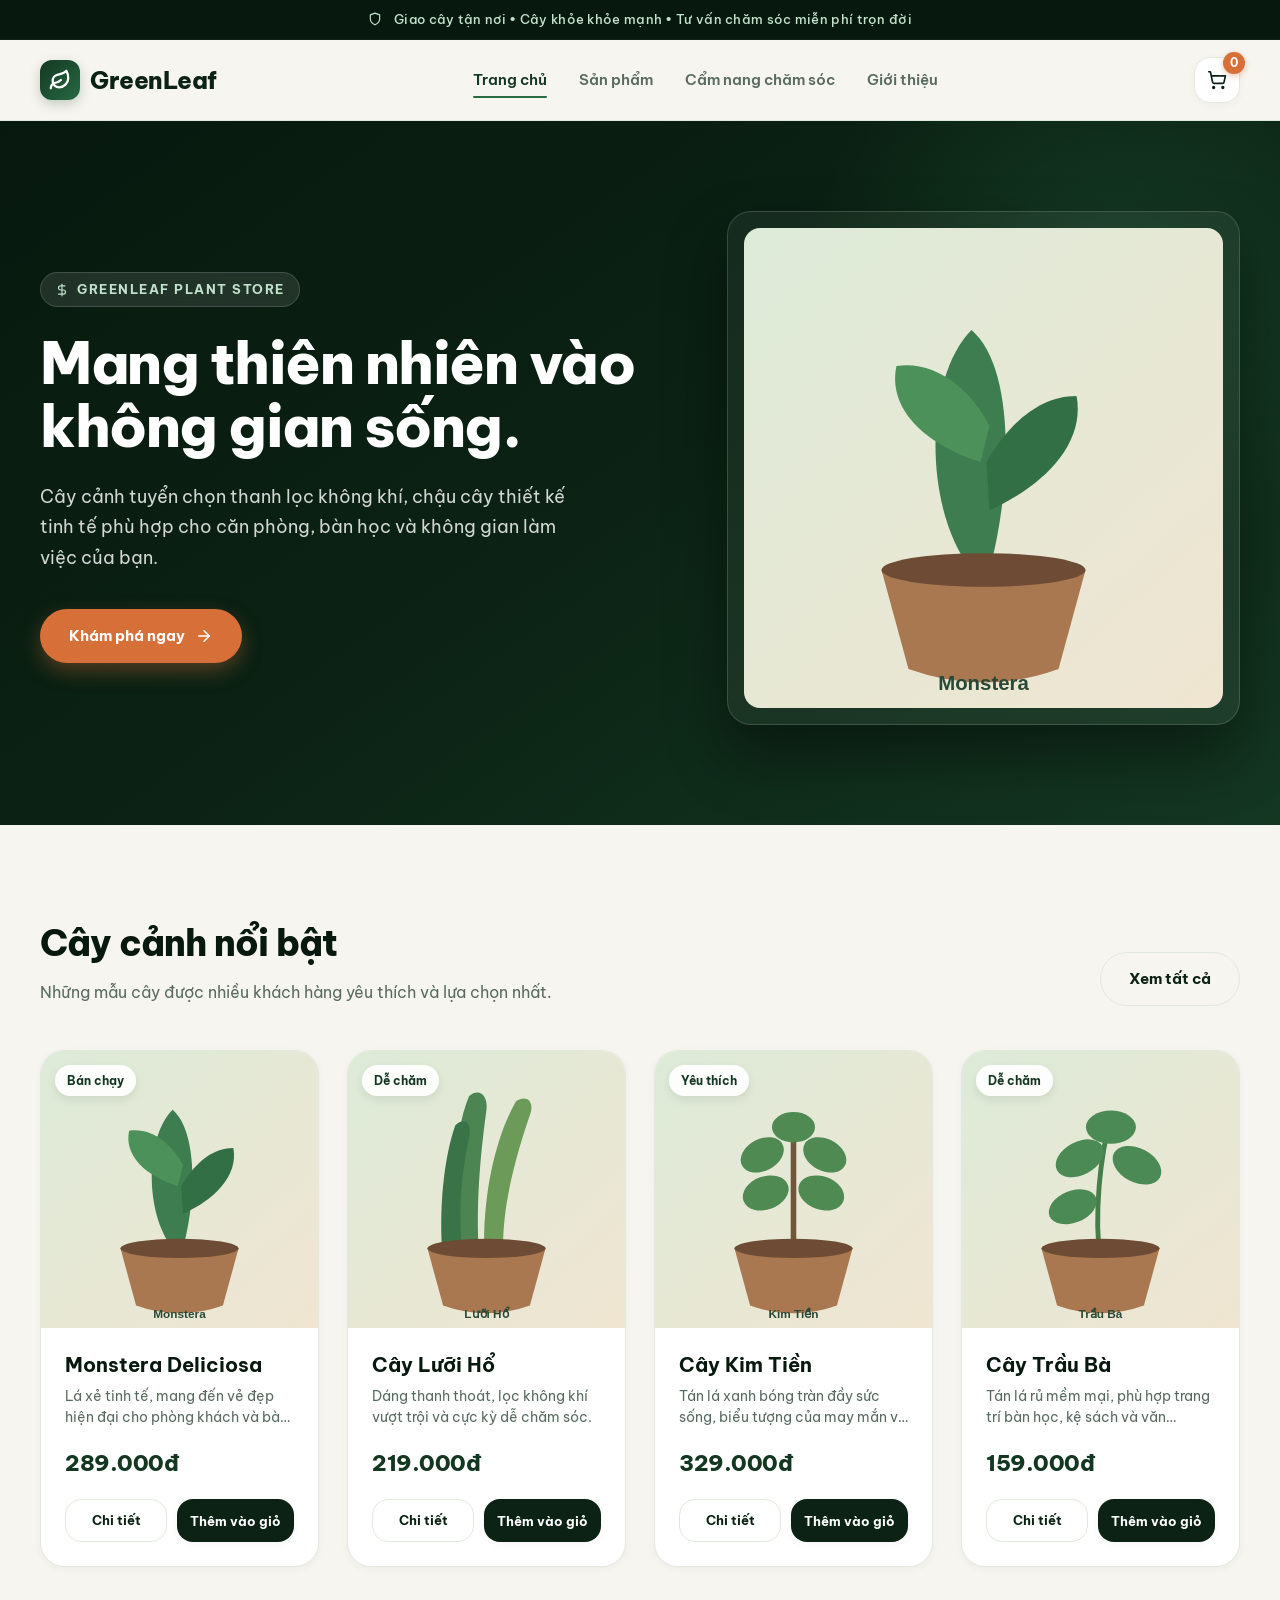
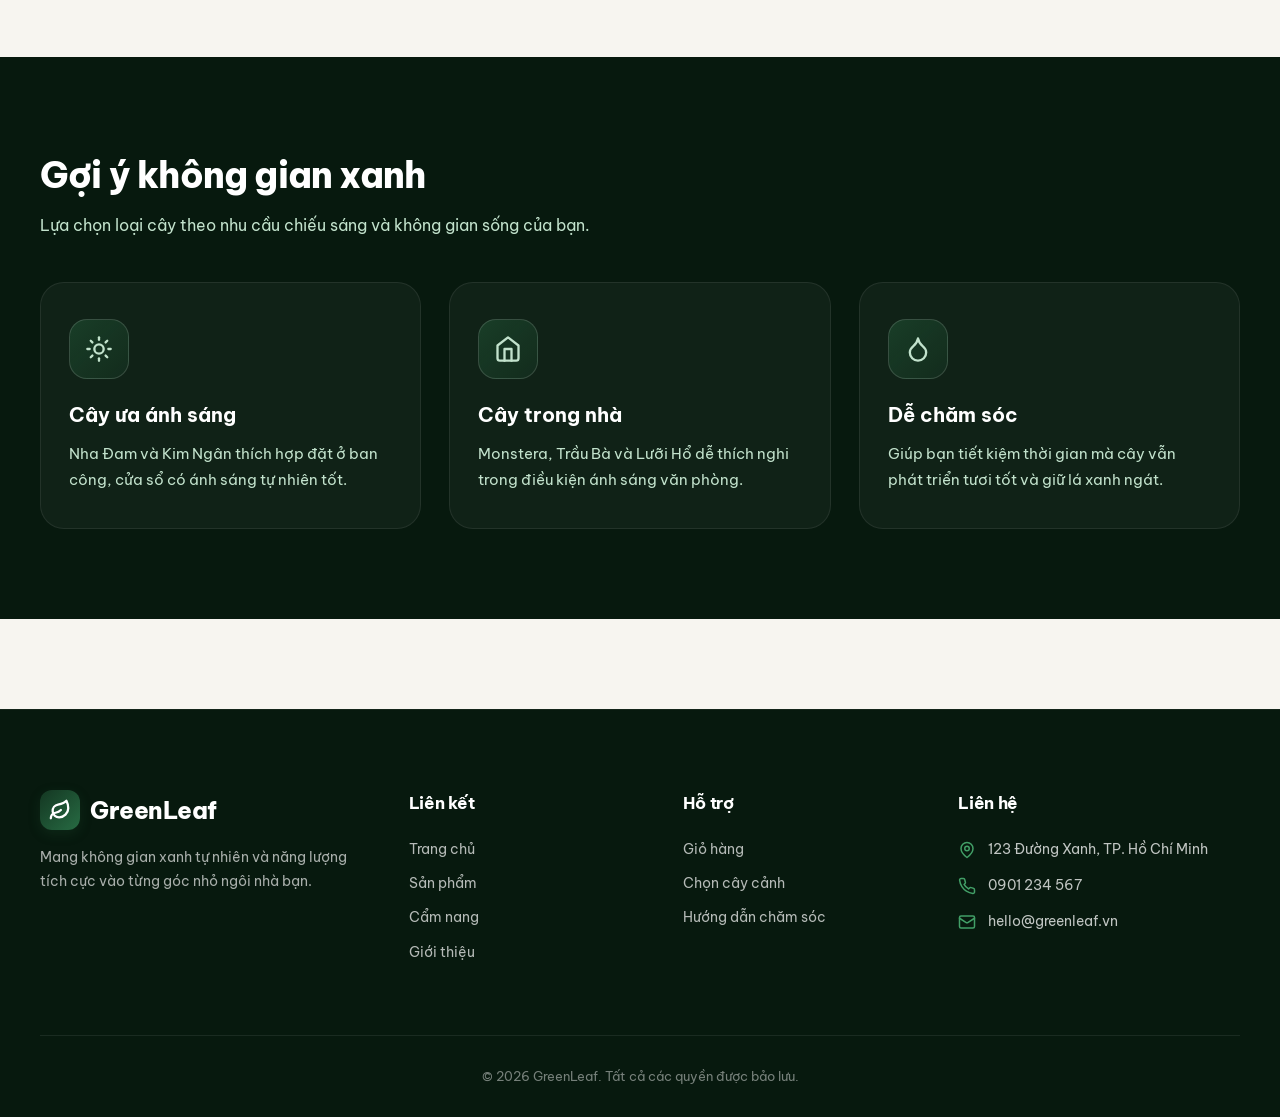
<file: index.html>
<!DOCTYPE html>
<html lang="vi">
<head>
    <meta charset="UTF-8">
    <meta name="viewport" content="width=device-width, initial-scale=1.0">
    <title>GreenLeaf - Mang thiên nhiên vào không gian sống</title>
    <link rel="preconnect" href="https://fonts.googleapis.com">
    <link rel="preconnect" href="https://fonts.gstatic.com" crossorigin>
    <link href="https://fonts.googleapis.com/css2?family=Be+Vietnam+Pro:wght@300;400;500;600;700;800&display=swap" rel="stylesheet">
    <link rel="stylesheet" href="style.css">
</head>

<body>

    <div class="topbar">
        <div class="container">
            <svg width="14" height="14" viewBox="0 0 24 24" fill="none" stroke="currentColor" stroke-width="2" stroke-linecap="round" stroke-linejoin="round"><path d="M12 22s8-4 8-10V5l-8-3-8 3v7c0 6 8 10 8 10z"/></svg>
            Giao cây tận nơi • Cây khỏe khỏe mạnh • Tư vấn chăm sóc miễn phí trọn đời
        </div>
    </div>

    <header>
        <div class="container nav">
            <a class="logo" href="index.html">
                <span class="logo-mark">
                    <svg width="22" height="22" viewBox="0 0 24 24" fill="none" stroke="currentColor" stroke-width="2.5" stroke-linecap="round" stroke-linejoin="round"><path d="M11 20A7 7 0 0 1 9.8 6.1C15.5 5 17 4.48 19 2c1 2 2 4.18 2 8 0 5.5-4.78 10-10 10Z"/><path d="M2 21c0-3 1.85-5.36 5.08-6C9.5 14.52 12 13 13 12"/></svg>
                </span>
                GreenLeaf
            </a>

            <nav class="nav-links" id="navLinks">
                <a class="active" href="index.html">Trang chủ</a>
                <a href="products.html">Sản phẩm</a>
                <a href="guide.html">Cẩm nang chăm sóc</a>
                <a href="about.html">Giới thiệu</a>
            </nav>

            <div class="nav-actions">
                <a class="cart-btn" href="cart.html" aria-label="Giỏ hàng">
                    <svg width="20" height="20" viewBox="0 0 24 24" fill="none" stroke="currentColor" stroke-width="2" stroke-linecap="round" stroke-linejoin="round"><circle cx="8" cy="21" r="1"/><circle cx="19" cy="21" r="1"/><path d="M2.05 2.05h2l2.66 12.42a2 2 0 0 0 2 1.58h9.78a2 2 0 0 0 1.95-1.57l1.65-7.43H5.12"/></svg>
                    <span class="cart-count">0</span>
                </a>

                <button class="icon-btn mobile-menu" id="mobileMenu" aria-label="Mở menu">
                    <svg width="22" height="22" viewBox="0 0 24 24" fill="none" stroke="currentColor" stroke-width="2" stroke-linecap="round" stroke-linejoin="round"><line x1="4" x2="20" y1="12" y2="12"/><line x1="4" x2="20" y1="6" y2="6"/><line x1="4" x2="20" y1="18" y2="18"/></svg>
                </button>
            </div>
        </div>
    </header>
    

    <section class="hero">
        <div class="container hero-grid">
            <div>
                <div class="eyebrow">
                    <svg width="14" height="14" viewBox="0 0 24 24" fill="none" stroke="currentColor" stroke-width="2" stroke-linecap="round" stroke-linejoin="round"><path d="M12 2v20"/><path d="M17 5H9.5a3.5 3.5 0 0 0 0 7h5a3.5 3.5 0 0 1 0 7H6"/></svg>
                    GreenLeaf Plant Store
                </div>

                <h1>Mang thiên nhiên vào không gian sống.</h1>

                <p>
                    Cây cảnh tuyển chọn thanh lọc không khí, chậu cây thiết kế tinh tế phù hợp cho căn phòng, bàn học và không gian làm việc của bạn.
                </p>

                <a class="btn btn-primary" href="products.html">
                    Khám phá ngay
                    <svg width="18" height="18" viewBox="0 0 24 24" fill="none" stroke="currentColor" stroke-width="2" stroke-linecap="round" stroke-linejoin="round"><path d="M5 12h14"/><path d="m12 5 7 7-7 7"/></svg>
                </a>
            </div>

            <div class="hero-photo">
                <img src="https://images.pexels.com/photos/32293880/pexels-photo-32293880.jpeg?auto=compress&cs=tinysrgb&w=900" alt="Cây Monstera" onerror="this.onerror=null;this.src='images/monstera.svg';">
            </div>
        </div>
    </section>

    <section class="section">
        <div class="container">
            <div class="section-title">
                <div>
                    <h2>Cây cảnh nổi bật</h2>
                    <p>Những mẫu cây được nhiều khách hàng yêu thích và lựa chọn nhất.</p>
                </div>

                <a class="btn btn-outline" href="products.html">Xem tất cả</a>
            </div>

            <div class="product-grid" id="homeProducts"></div>
        </div>
    </section>

    <section class="section section-dark">
        <div class="container">
            <div class="section-title">
                <div>
                    <h2>Gợi ý không gian xanh</h2>
                    <p>Lựa chọn loại cây theo nhu cầu chiếu sáng và không gian sống của bạn.</p>
                </div>
            </div>

            <div class="features">
                <div class="feature">
                    <div class="feature-icon-box">
                        <svg width="28" height="28" viewBox="0 0 24 24" fill="none" stroke="currentColor" stroke-width="2" stroke-linecap="round" stroke-linejoin="round"><circle cx="12" cy="12" r="4"/><path d="M12 2v2"/><path d="M12 20v2"/><path d="m4.93 4.93 1.41 1.41"/><path d="m17.66 17.66 1.41 1.41"/><path d="M2 12h2"/><path d="M20 12h2"/><path d="m6.34 17.66-1.41 1.41"/><path d="m19.07 4.93-1.41 1.41"/></svg>
                    </div>
                    <strong>Cây ưa ánh sáng</strong>
                    <span>Nha Đam và Kim Ngân thích hợp đặt ở ban công, cửa sổ có ánh sáng tự nhiên tốt.</span>
                </div>

                <div class="feature">
                    <div class="feature-icon-box">
                        <svg width="28" height="28" viewBox="0 0 24 24" fill="none" stroke="currentColor" stroke-width="2" stroke-linecap="round" stroke-linejoin="round"><path d="m3 9 9-7 9 7v11a2 2 0 0 1-2 2H5a2 2 0 0 1-2-2z"/><polyline points="9 22 9 12 15 12 15 22"/></svg>
                    </div>
                    <strong>Cây trong nhà</strong>
                    <span>Monstera, Trầu Bà và Lưỡi Hổ dễ thích nghi trong điều kiện ánh sáng văn phòng.</span>
                </div>

                <div class="feature">
                    <div class="feature-icon-box">
                        <svg width="28" height="28" viewBox="0 0 24 24" fill="none" stroke="currentColor" stroke-width="2" stroke-linecap="round" stroke-linejoin="round"><path d="M12 22a7 7 0 0 0 7-7c0-2-1-3.9-3-5.5s-3.5-4-4-6.5c-.5 2.5-2 4.9-4 6.5C6 11.1 5 13 5 15a7 7 0 0 0 7 7z"/></svg>
                    </div>
                    <strong>Dễ chăm sóc</strong>
                    <span>Giúp bạn tiết kiệm thời gian mà cây vẫn phát triển tươi tốt và giữ lá xanh ngát.</span>
                </div>
            </div>
        </div>
    </section>

    <footer>
        <div class="container">
            <div class="footer-grid">
                <div>
                    <div class="logo" style="color:white;">
                        <span class="logo-mark">
                            <svg width="22" height="22" viewBox="0 0 24 24" fill="none" stroke="currentColor" stroke-width="2.5" stroke-linecap="round" stroke-linejoin="round"><path d="M11 20A7 7 0 0 1 9.8 6.1C15.5 5 17 4.48 19 2c1 2 2 4.18 2 8 0 5.5-4.78 10-10 10Z"/><path d="M2 21c0-3 1.85-5.36 5.08-6C9.5 14.52 12 13 13 12"/></svg>
                        </span>
                        GreenLeaf
                    </div>

                    <p>Mang không gian xanh tự nhiên và năng lượng tích cực vào từng góc nhỏ ngôi nhà bạn.</p>
                </div>

                <div>
                    <h3>Liên kết</h3>
                    <a href="index.html">Trang chủ</a>
                    <a href="products.html">Sản phẩm</a>
                    <a href="guide.html">Cẩm nang</a>
                    <a href="about.html">Giới thiệu</a>
                </div>

                <div>
                    <h3>Hỗ trợ</h3>
                    <a href="cart.html">Giỏ hàng</a>
                    <a href="products.html">Chọn cây cảnh</a>
                    <a href="guide.html">Hướng dẫn chăm sóc</a>
                </div>

                <div>
                    <h3>Liên hệ</h3>
                    <div class="footer-contact-item">
                        <svg width="18" height="18" viewBox="0 0 24 24" fill="none" stroke="currentColor" stroke-width="2" stroke-linecap="round" stroke-linejoin="round"><path d="M20 10c0 6-8 12-8 12s-8-6-8-12a8 8 0 0 1 16 0Z"/><circle cx="12" cy="10" r="3"/></svg>
                        <span>123 Đường Xanh, TP. Hồ Chí Minh</span>
                    </div>
                    <div class="footer-contact-item">
                        <svg width="18" height="18" viewBox="0 0 24 24" fill="none" stroke="currentColor" stroke-width="2" stroke-linecap="round" stroke-linejoin="round"><path d="M22 16.92v3a2 2 0 0 1-2.18 2 19.79 19.79 0 0 1-8.63-3.07 19.5 19.5 0 0 1-6-6 19.79 19.79 0 0 1-3.07-8.67A2 2 0 0 1 4.11 2h3a2 2 0 0 1 2 1.72 12.84 12.84 0 0 0 .7 2.81 2 2 0 0 1-.45 2.11L8.09 9.91a16 16 0 0 0 6 6l1.27-1.27a2 2 0 0 1 2.11-.45 12.84 12.84 0 0 0 2.81.7A2 2 0 0 1 22 16.92z"/></svg>
                        <span>0901 234 567</span>
                    </div>
                    <div class="footer-contact-item">
                        <svg width="18" height="18" viewBox="0 0 24 24" fill="none" stroke="currentColor" stroke-width="2" stroke-linecap="round" stroke-linejoin="round"><rect width="20" height="16" x="2" y="4" rx="2"/><path d="m22 7-8.97 5.7a1.94 1.94 0 0 1-2.06 0L2 7"/></svg>
                        <span>hello@greenleaf.vn</span>
                    </div>
                </div>
            </div>

            <div class="copyright">
                © 2026 GreenLeaf. Tất cả các quyền được bảo lưu.
            </div>
        </div>
    </footer>
    

    <script src="script.js"></script>
    <script>
        document.addEventListener("DOMContentLoaded", () => {
            renderProducts(PRODUCTS.slice(0, 4), "homeProducts");
        });
    </script>
</body>
</html>
</file>
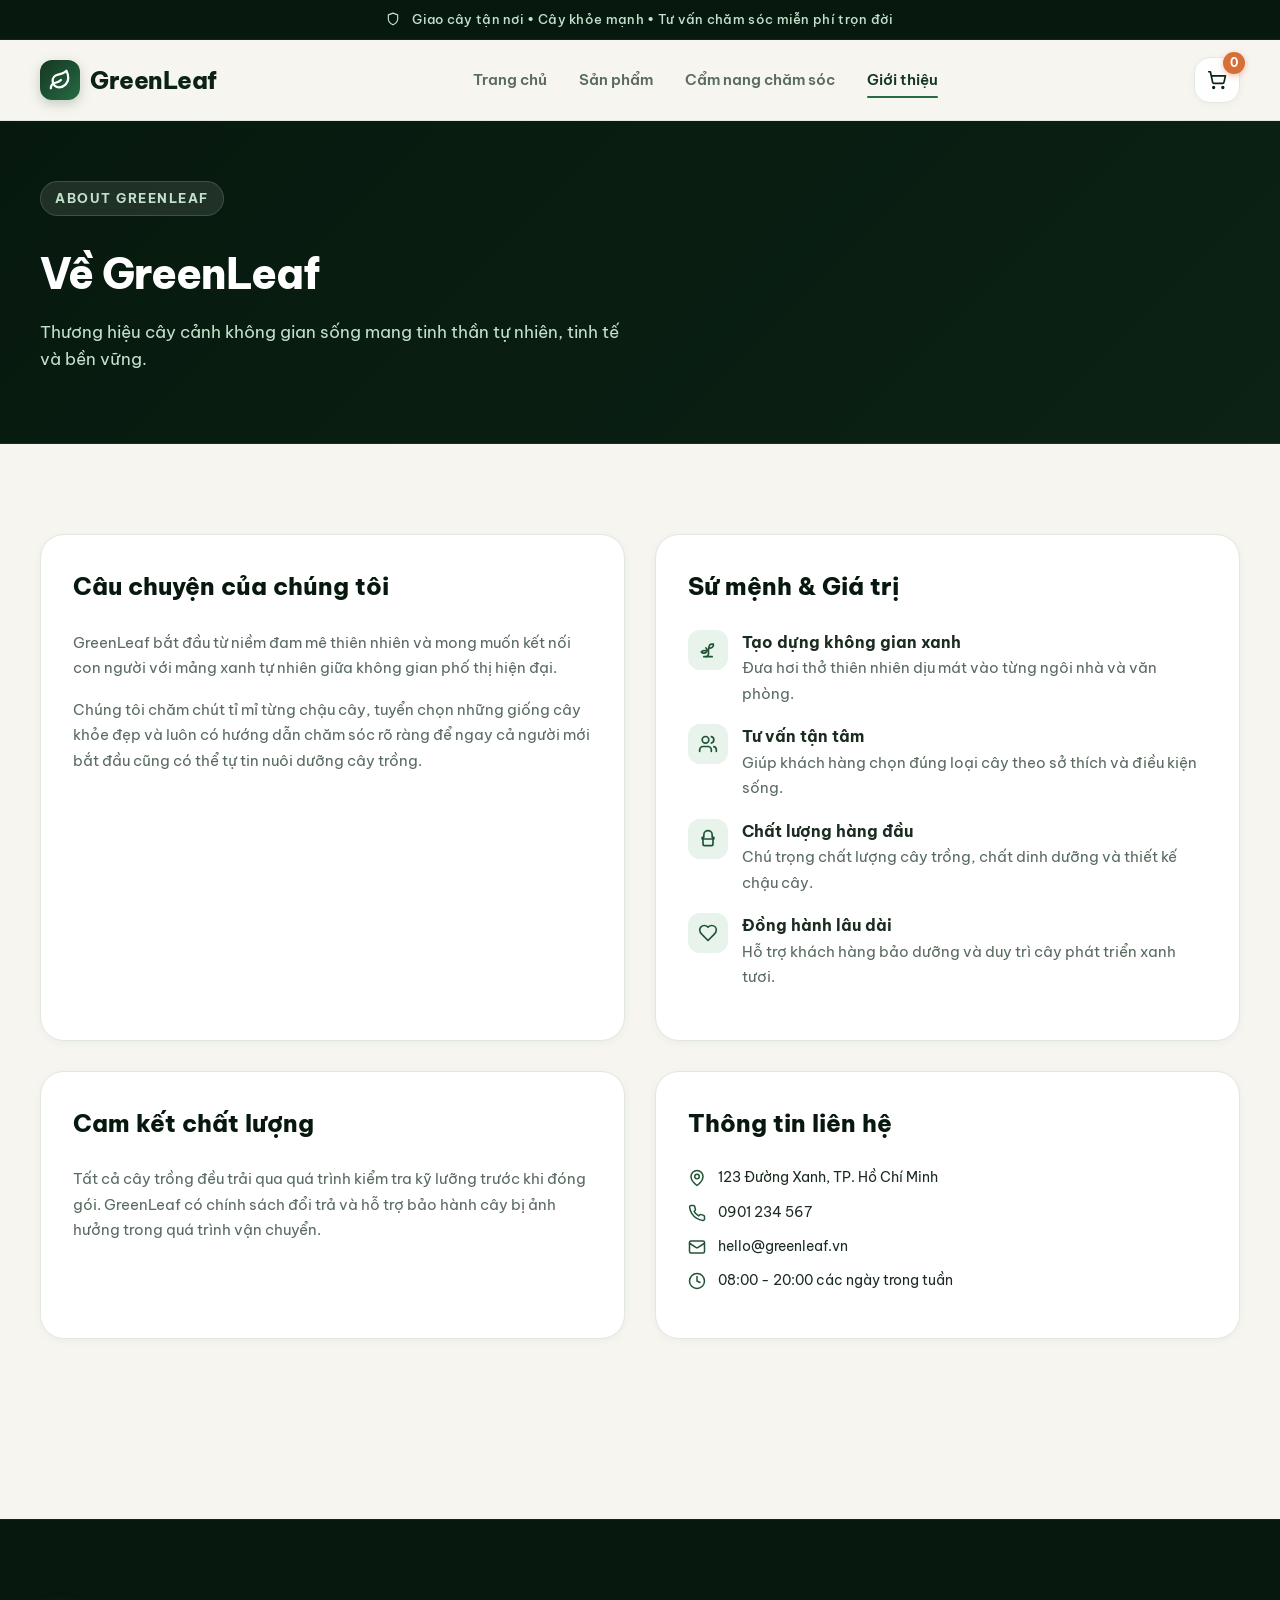
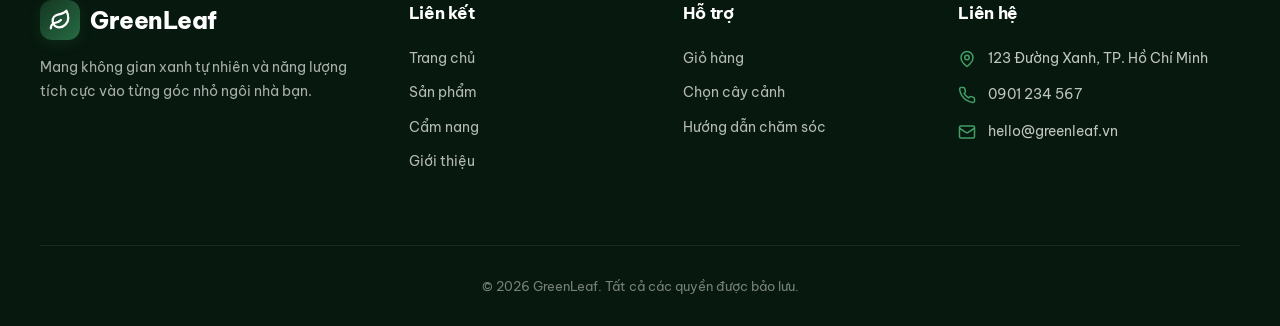
<file: about.html>
<!DOCTYPE html>
<html lang="vi">
<head>
    <meta charset="UTF-8">
    <meta name="viewport" content="width=device-width, initial-scale=1.0">
    <title>Giới thiệu - GreenLeaf</title>
    <link rel="preconnect" href="https://fonts.googleapis.com">
    <link rel="preconnect" href="https://fonts.gstatic.com" crossorigin>
    <link href="https://fonts.googleapis.com/css2?family=Be+Vietnam+Pro:wght@300;400;500;600;700;800&display=swap" rel="stylesheet">
    <link rel="stylesheet" href="style.css">
</head>

<body>

    <div class="topbar">
        <div class="container">
            <svg width="14" height="14" viewBox="0 0 24 24" fill="none" stroke="currentColor" stroke-width="2" stroke-linecap="round" stroke-linejoin="round"><path d="M12 22s8-4 8-10V5l-8-3-8 3v7c0 6 8 10 8 10z"/></svg>
            Giao cây tận nơi • Cây khỏe mạnh • Tư vấn chăm sóc miễn phí trọn đời
        </div>
    </div>

    <header>
        <div class="container nav">
            <a class="logo" href="index.html">
                <span class="logo-mark">
                    <svg width="22" height="22" viewBox="0 0 24 24" fill="none" stroke="currentColor" stroke-width="2.5" stroke-linecap="round" stroke-linejoin="round"><path d="M11 20A7 7 0 0 1 9.8 6.1C15.5 5 17 4.48 19 2c1 2 2 4.18 2 8 0 5.5-4.78 10-10 10Z"/><path d="M2 21c0-3 1.85-5.36 5.08-6C9.5 14.52 12 13 13 12"/></svg>
                </span>
                GreenLeaf
            </a>

            <nav class="nav-links" id="navLinks">
                <a href="index.html">Trang chủ</a>
                <a href="products.html">Sản phẩm</a>
                <a href="guide.html">Cẩm nang chăm sóc</a>
                <a class="active" href="about.html">Giới thiệu</a>
            </nav>

            <div class="nav-actions">
                <a class="cart-btn" href="cart.html" aria-label="Giỏ hàng">
                    <svg width="20" height="20" viewBox="0 0 24 24" fill="none" stroke="currentColor" stroke-width="2" stroke-linecap="round" stroke-linejoin="round"><circle cx="8" cy="21" r="1"/><circle cx="19" cy="21" r="1"/><path d="M2.05 2.05h2l2.66 12.42a2 2 0 0 0 2 1.58h9.78a2 2 0 0 0 1.95-1.57l1.65-7.43H5.12"/></svg>
                    <span class="cart-count">0</span>
                </a>

                <button class="icon-btn mobile-menu" id="mobileMenu" aria-label="Mở menu">
                    <svg width="22" height="22" viewBox="0 0 24 24" fill="none" stroke="currentColor" stroke-width="2" stroke-linecap="round" stroke-linejoin="round"><line x1="4" x2="20" y1="12" y2="12"/><line x1="4" x2="20" y1="6" y2="6"/><line x1="4" x2="20" y1="18" y2="18"/></svg>
                </button>
            </div>
        </div>
    </header>

    <section class="page-hero">
        <div class="container">
            <div class="eyebrow">About GreenLeaf</div>
            <h1>Về GreenLeaf</h1>
            <p>Thương hiệu cây cảnh không gian sống mang tinh thần tự nhiên, tinh tế và bền vững.</p>
        </div>
    </section>

    <section class="section">
        <div class="container about-grid">
            <div class="about-card">
                <h2>Câu chuyện của chúng tôi</h2>
                <p>
                    GreenLeaf bắt đầu từ niềm đam mê thiên nhiên và mong muốn kết nối con người với mảng xanh tự nhiên giữa không gian phố thị hiện đại.
                </p>
                <p>
                    Chúng tôi chăm chút tỉ mỉ từng chậu cây, tuyển chọn những giống cây khỏe đẹp và luôn có hướng dẫn chăm sóc rõ ràng để ngay cả người mới bắt đầu cũng có thể tự tin nuôi dưỡng cây trồng.
                </p>
            </div>

            <div class="about-card">
                <h2>Sứ mệnh & Giá trị</h2>
                <div class="about-list-item">
                    <div class="about-icon-badge">
                        <svg width="20" height="20" viewBox="0 0 24 24" fill="none" stroke="currentColor" stroke-width="2" stroke-linecap="round" stroke-linejoin="round"><path d="M7 20h10"/><path d="M10 20c5.5-2.5.8-6.4 3-10"/><path d="M9.5 9.4c1.1.8 1.8 2.2 2.3 3.7-1.5-.4-3.5-.4-4.8-.3-1.2.1-2.3.7-3 1.7 1.8 2 4.7 1.4 6 0"/><path d="M14.1 6a7 7 0 0 0-1.1 4c1.9-.1 3.3-.6 4.3-1.4 1-1 1.4-2.3 1.2-3.6-2.1-.2-4.1.3-4.4 1Z"/></svg>
                    </div>
                    <div>
                        <strong>Tạo dựng không gian xanh</strong>
                        <p style="margin:0;">Đưa hơi thở thiên nhiên dịu mát vào từng ngôi nhà và văn phòng.</p>
                    </div>
                </div>

                <div class="about-list-item">
                    <div class="about-icon-badge">
                        <svg width="20" height="20" viewBox="0 0 24 24" fill="none" stroke="currentColor" stroke-width="2" stroke-linecap="round" stroke-linejoin="round"><path d="M16 21v-2a4 4 0 0 0-4-4H6a4 4 0 0 0-4 4v2"/><circle cx="9" cy="7" r="4"/><path d="M22 21v-2a4 4 0 0 0-3-3.87"/><path d="M16 3.13a4 4 0 0 1 0 7.75"/></svg>
                    </div>
                    <div>
                        <strong>Tư vấn tận tâm</strong>
                        <p style="margin:0;">Giúp khách hàng chọn đúng loại cây theo sở thích và điều kiện sống.</p>
                    </div>
                </div>

                <div class="about-list-item">
                    <div class="about-icon-badge">
                        <svg width="20" height="20" viewBox="0 0 24 24" fill="none" stroke="currentColor" stroke-width="2" stroke-linecap="round" stroke-linejoin="round"><path d="M12 2a5 5 0 0 0-5 5v3H5v2h14v-2h-2V7a5 5 0 0 0-5-5z"/><path d="M6 12v6a2 2 0 0 0 2 2h8a2 2 0 0 0 2-2v-6"/></svg>
                    </div>
                    <div>
                        <strong>Chất lượng hàng đầu</strong>
                        <p style="margin:0;">Chú trọng chất lượng cây trồng, chất dinh dưỡng và thiết kế chậu cây.</p>
                    </div>
                </div>

                <div class="about-list-item">
                    <div class="about-icon-badge">
                        <svg width="20" height="20" viewBox="0 0 24 24" fill="none" stroke="currentColor" stroke-width="2" stroke-linecap="round" stroke-linejoin="round"><path d="M19 14c1.49-1.46 3-3.21 3-5.5A5.5 5.5 0 0 0 16.5 3c-1.76 0-3 .5-4.5 2-1.5-1.5-2.74-2-4.5-2A5.5 5.5 0 0 0 2 8.5c0 2.3 1.5 4.05 3 5.5l7 7Z"/></svg>
                    </div>
                    <div>
                        <strong>Đồng hành lâu dài</strong>
                        <p style="margin:0;">Hỗ trợ khách hàng bảo dưỡng và duy trì cây phát triển xanh tươi.</p>
                    </div>
                </div>
            </div>

            <div class="about-card">
                <h2>Cam kết chất lượng</h2>
                <p>
                    Tất cả cây trồng đều trải qua quá trình kiểm tra kỹ lưỡng trước khi đóng gói. GreenLeaf có chính sách đổi trả và hỗ trợ bảo hành cây bị ảnh hưởng trong quá trình vận chuyển.
                </p>
            </div>

            <div class="about-card">
                <h2>Thông tin liên hệ</h2>
                <div class="footer-contact-item" style="color: var(--text-main); margin-bottom: 12px;">
                    <svg width="18" height="18" viewBox="0 0 24 24" fill="none" stroke="var(--primary-700)" stroke-width="2" stroke-linecap="round" stroke-linejoin="round"><path d="M20 10c0 6-8 12-8 12s-8-6-8-12a8 8 0 0 1 16 0Z"/><circle cx="12" cy="10" r="3"/></svg>
                    <span>123 Đường Xanh, TP. Hồ Chí Minh</span>
                </div>
                <div class="footer-contact-item" style="color: var(--text-main); margin-bottom: 12px;">
                    <svg width="18" height="18" viewBox="0 0 24 24" fill="none" stroke="var(--primary-700)" stroke-width="2" stroke-linecap="round" stroke-linejoin="round"><path d="M22 16.92v3a2 2 0 0 1-2.18 2 19.79 19.79 0 0 1-8.63-3.07 19.5 19.5 0 0 1-6-6 19.79 19.79 0 0 1-3.07-8.67A2 2 0 0 1 4.11 2h3a2 2 0 0 1 2 1.72 12.84 12.84 0 0 0 .7 2.81 2 2 0 0 1-.45 2.11L8.09 9.91a16 16 0 0 0 6 6l1.27-1.27a2 2 0 0 1 2.11-.45 12.84 12.84 0 0 0 2.81.7A2 2 0 0 1 22 16.92z"/></svg>
                    <span>0901 234 567</span>
                </div>
                <div class="footer-contact-item" style="color: var(--text-main); margin-bottom: 12px;">
                    <svg width="18" height="18" viewBox="0 0 24 24" fill="none" stroke="var(--primary-700)" stroke-width="2" stroke-linecap="round" stroke-linejoin="round"><rect width="20" height="16" x="2" y="4" rx="2"/><path d="m22 7-8.97 5.7a1.94 1.94 0 0 1-2.06 0L2 7"/></svg>
                    <span>hello@greenleaf.vn</span>
                </div>
                <div class="footer-contact-item" style="color: var(--text-main);">
                    <svg width="18" height="18" viewBox="0 0 24 24" fill="none" stroke="var(--primary-700)" stroke-width="2" stroke-linecap="round" stroke-linejoin="round"><circle cx="12" cy="12" r="10"/><polyline points="12 6 12 12 16 14"/></svg>
                    <span>08:00 - 20:00 các ngày trong tuần</span>
                </div>
            </div>
        </div>
    </section>

    <footer>
        <div class="container">
            <div class="footer-grid">
                <div>
                    <div class="logo" style="color:white;">
                        <span class="logo-mark">
                            <svg width="22" height="22" viewBox="0 0 24 24" fill="none" stroke="currentColor" stroke-width="2.5" stroke-linecap="round" stroke-linejoin="round"><path d="M11 20A7 7 0 0 1 9.8 6.1C15.5 5 17 4.48 19 2c1 2 2 4.18 2 8 0 5.5-4.78 10-10 10Z"/><path d="M2 21c0-3 1.85-5.36 5.08-6C9.5 14.52 12 13 13 12"/></svg>
                        </span>
                        GreenLeaf
                    </div>

                    <p>Mang không gian xanh tự nhiên và năng lượng tích cực vào từng góc nhỏ ngôi nhà bạn.</p>
                </div>

                <div>
                    <h3>Liên kết</h3>
                    <a href="index.html">Trang chủ</a>
                    <a href="products.html">Sản phẩm</a>
                    <a href="guide.html">Cẩm nang</a>
                    <a href="about.html">Giới thiệu</a>
                </div>

                <div>
                    <h3>Hỗ trợ</h3>
                    <a href="cart.html">Giỏ hàng</a>
                    <a href="products.html">Chọn cây cảnh</a>
                    <a href="guide.html">Hướng dẫn chăm sóc</a>
                </div>

                <div>
                    <h3>Liên hệ</h3>
                    <div class="footer-contact-item">
                        <svg width="18" height="18" viewBox="0 0 24 24" fill="none" stroke="currentColor" stroke-width="2" stroke-linecap="round" stroke-linejoin="round"><path d="M20 10c0 6-8 12-8 12s-8-6-8-12a8 8 0 0 1 16 0Z"/><circle cx="12" cy="10" r="3"/></svg>
                        <span>123 Đường Xanh, TP. Hồ Chí Minh</span>
                    </div>
                    <div class="footer-contact-item">
                        <svg width="18" height="18" viewBox="0 0 24 24" fill="none" stroke="currentColor" stroke-width="2" stroke-linecap="round" stroke-linejoin="round"><path d="M22 16.92v3a2 2 0 0 1-2.18 2 19.79 19.79 0 0 1-8.63-3.07 19.5 19.5 0 0 1-6-6 19.79 19.79 0 0 1-3.07-8.67A2 2 0 0 1 4.11 2h3a2 2 0 0 1 2 1.72 12.84 12.84 0 0 0 .7 2.81 2 2 0 0 1-.45 2.11L8.09 9.91a16 16 0 0 0 6 6l1.27-1.27a2 2 0 0 1 2.11-.45 12.84 12.84 0 0 0 2.81.7A2 2 0 0 1 22 16.92z"/></svg>
                        <span>0901 234 567</span>
                    </div>
                    <div class="footer-contact-item">
                        <svg width="18" height="18" viewBox="0 0 24 24" fill="none" stroke="currentColor" stroke-width="2" stroke-linecap="round" stroke-linejoin="round"><rect width="20" height="16" x="2" y="4" rx="2"/><path d="m22 7-8.97 5.7a1.94 1.94 0 0 1-2.06 0L2 7"/></svg>
                        <span>hello@greenleaf.vn</span>
                    </div>
                </div>
            </div>

            <div class="copyright">
                © 2026 GreenLeaf. Tất cả các quyền được bảo lưu.
            </div>
        </div>
    </footer>

    <script src="script.js"></script>
</body>
</html>
</file>
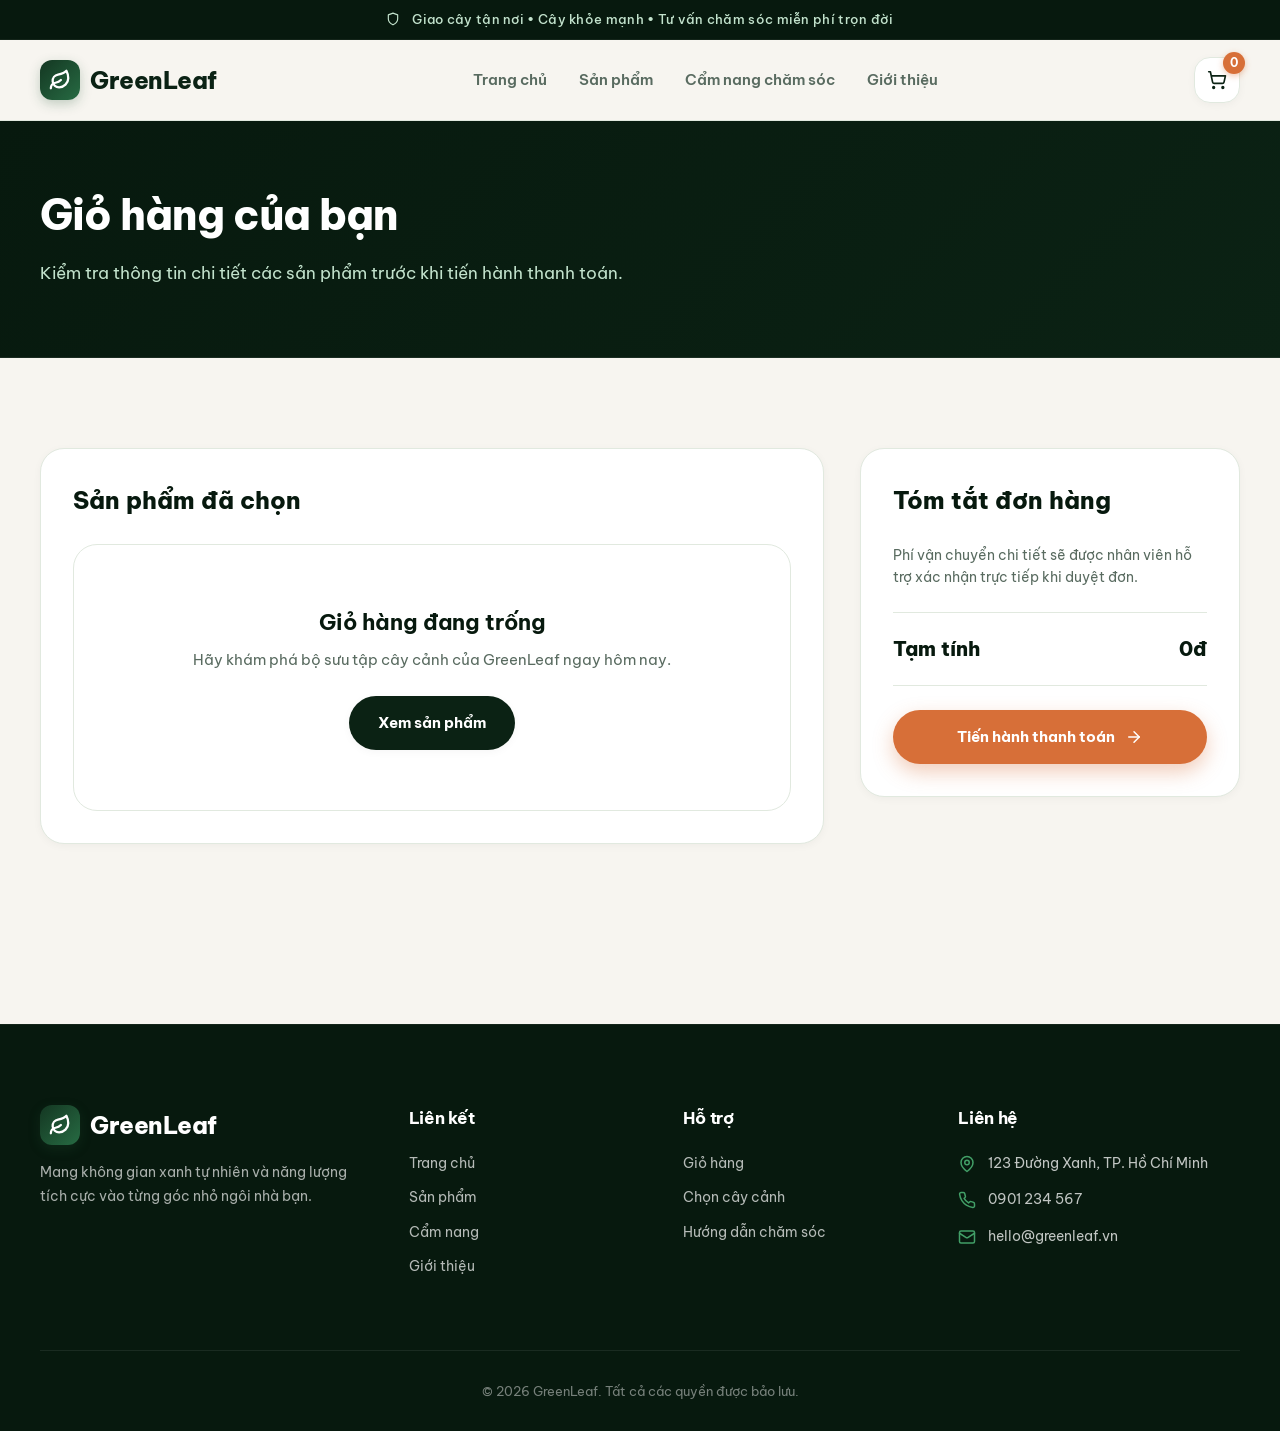
<file: cart.html>
<!DOCTYPE html>
<html lang="vi">
<head>
    <meta charset="UTF-8">
    <meta name="viewport" content="width=device-width, initial-scale=1.0">
    <title>Giỏ hàng - GreenLeaf</title>
    <link rel="preconnect" href="https://fonts.googleapis.com">
    <link rel="preconnect" href="https://fonts.gstatic.com" crossorigin>
    <link href="https://fonts.googleapis.com/css2?family=Be+Vietnam+Pro:wght@300;400;500;600;700;800&display=swap" rel="stylesheet">
    <link rel="stylesheet" href="style.css">
</head>

<body>

    <div class="topbar">
        <div class="container">
            <svg width="14" height="14" viewBox="0 0 24 24" fill="none" stroke="currentColor" stroke-width="2" stroke-linecap="round" stroke-linejoin="round"><path d="M12 22s8-4 8-10V5l-8-3-8 3v7c0 6 8 10 8 10z"/></svg>
            Giao cây tận nơi • Cây khỏe mạnh • Tư vấn chăm sóc miễn phí trọn đời
        </div>
    </div>

    <header>
        <div class="container nav">
            <a class="logo" href="index.html">
                <span class="logo-mark">
                    <svg width="22" height="22" viewBox="0 0 24 24" fill="none" stroke="currentColor" stroke-width="2.5" stroke-linecap="round" stroke-linejoin="round"><path d="M11 20A7 7 0 0 1 9.8 6.1C15.5 5 17 4.48 19 2c1 2 2 4.18 2 8 0 5.5-4.78 10-10 10Z"/><path d="M2 21c0-3 1.85-5.36 5.08-6C9.5 14.52 12 13 13 12"/></svg>
                </span>
                GreenLeaf
            </a>

            <nav class="nav-links" id="navLinks">
                <a href="index.html">Trang chủ</a>
                <a href="products.html">Sản phẩm</a>
                <a href="guide.html">Cẩm nang chăm sóc</a>
                <a href="about.html">Giới thiệu</a>
            </nav>

            <div class="nav-actions">
                <a class="cart-btn" href="cart.html" aria-label="Giỏ hàng">
                    <svg width="20" height="20" viewBox="0 0 24 24" fill="none" stroke="currentColor" stroke-width="2" stroke-linecap="round" stroke-linejoin="round"><circle cx="8" cy="21" r="1"/><circle cx="19" cy="21" r="1"/><path d="M2.05 2.05h2l2.66 12.42a2 2 0 0 0 2 1.58h9.78a2 2 0 0 0 1.95-1.57l1.65-7.43H5.12"/></svg>
                    <span class="cart-count">0</span>
                </a>

                <button class="icon-btn mobile-menu" id="mobileMenu" aria-label="Mở menu">
                    <svg width="22" height="22" viewBox="0 0 24 24" fill="none" stroke="currentColor" stroke-width="2" stroke-linecap="round" stroke-linejoin="round"><line x1="4" x2="20" y1="12" y2="12"/><line x1="4" x2="20" y1="6" y2="6"/><line x1="4" x2="20" y1="18" y2="18"/></svg>
                </button>
            </div>
        </div>
    </header>

    <section class="page-hero">
        <div class="container">
            <h1>Giỏ hàng của bạn</h1>
            <p>Kiểm tra thông tin chi tiết các sản phẩm trước khi tiến hành thanh toán.</p>
        </div>
    </section>

    <section class="section">
        <div class="container cart-layout">
            <div class="cart-list">
                <h2>Sản phẩm đã chọn</h2>
                <div id="cartList"></div>
            </div>

            <aside class="summary">
                <h2>Tóm tắt đơn hàng</h2>

                <p>Phí vận chuyển chi tiết sẽ được nhân viên hỗ trợ xác nhận trực tiếp khi duyệt đơn.</p>

                <div class="total">
                    <span>Tạm tính</span>
                    <span id="cartTotal">0đ</span>
                </div>

                <a class="btn btn-primary" href="checkout.html" style="width:100%; text-align:center;">
                    Tiến hành thanh toán
                    <svg width="18" height="18" viewBox="0 0 24 24" fill="none" stroke="currentColor" stroke-width="2" stroke-linecap="round" stroke-linejoin="round"><path d="M5 12h14"/><path d="m12 5 7 7-7 7"/></svg>
                </a>
            </aside>
        </div>
    </section>

    <footer>
        <div class="container">
            <div class="footer-grid">
                <div>
                    <div class="logo" style="color:white;">
                        <span class="logo-mark">
                            <svg width="22" height="22" viewBox="0 0 24 24" fill="none" stroke="currentColor" stroke-width="2.5" stroke-linecap="round" stroke-linejoin="round"><path d="M11 20A7 7 0 0 1 9.8 6.1C15.5 5 17 4.48 19 2c1 2 2 4.18 2 8 0 5.5-4.78 10-10 10Z"/><path d="M2 21c0-3 1.85-5.36 5.08-6C9.5 14.52 12 13 13 12"/></svg>
                        </span>
                        GreenLeaf
                    </div>

                    <p>Mang không gian xanh tự nhiên và năng lượng tích cực vào từng góc nhỏ ngôi nhà bạn.</p>
                </div>

                <div>
                    <h3>Liên kết</h3>
                    <a href="index.html">Trang chủ</a>
                    <a href="products.html">Sản phẩm</a>
                    <a href="guide.html">Cẩm nang</a>
                    <a href="about.html">Giới thiệu</a>
                </div>

                <div>
                    <h3>Hỗ trợ</h3>
                    <a href="cart.html">Giỏ hàng</a>
                    <a href="products.html">Chọn cây cảnh</a>
                    <a href="guide.html">Hướng dẫn chăm sóc</a>
                </div>

                <div>
                    <h3>Liên hệ</h3>
                    <div class="footer-contact-item">
                        <svg width="18" height="18" viewBox="0 0 24 24" fill="none" stroke="currentColor" stroke-width="2" stroke-linecap="round" stroke-linejoin="round"><path d="M20 10c0 6-8 12-8 12s-8-6-8-12a8 8 0 0 1 16 0Z"/><circle cx="12" cy="10" r="3"/></svg>
                        <span>123 Đường Xanh, TP. Hồ Chí Minh</span>
                    </div>
                    <div class="footer-contact-item">
                        <svg width="18" height="18" viewBox="0 0 24 24" fill="none" stroke="currentColor" stroke-width="2" stroke-linecap="round" stroke-linejoin="round"><path d="M22 16.92v3a2 2 0 0 1-2.18 2 19.79 19.79 0 0 1-8.63-3.07 19.5 19.5 0 0 1-6-6 19.79 19.79 0 0 1-3.07-8.67A2 2 0 0 1 4.11 2h3a2 2 0 0 1 2 1.72 12.84 12.84 0 0 0 .7 2.81 2 2 0 0 1-.45 2.11L8.09 9.91a16 16 0 0 0 6 6l1.27-1.27a2 2 0 0 1 2.11-.45 12.84 12.84 0 0 0 2.81.7A2 2 0 0 1 22 16.92z"/></svg>
                        <span>0901 234 567</span>
                    </div>
                    <div class="footer-contact-item">
                        <svg width="18" height="18" viewBox="0 0 24 24" fill="none" stroke="currentColor" stroke-width="2" stroke-linecap="round" stroke-linejoin="round"><rect width="20" height="16" x="2" y="4" rx="2"/><path d="m22 7-8.97 5.7a1.94 1.94 0 0 1-2.06 0L2 7"/></svg>
                        <span>hello@greenleaf.vn</span>
                    </div>
                </div>
            </div>

            <div class="copyright">
                © 2026 GreenLeaf. Tất cả các quyền được bảo lưu.
            </div>
        </div>
    </footer>

    <script src="script.js"></script>
</body>
</html>
</file>
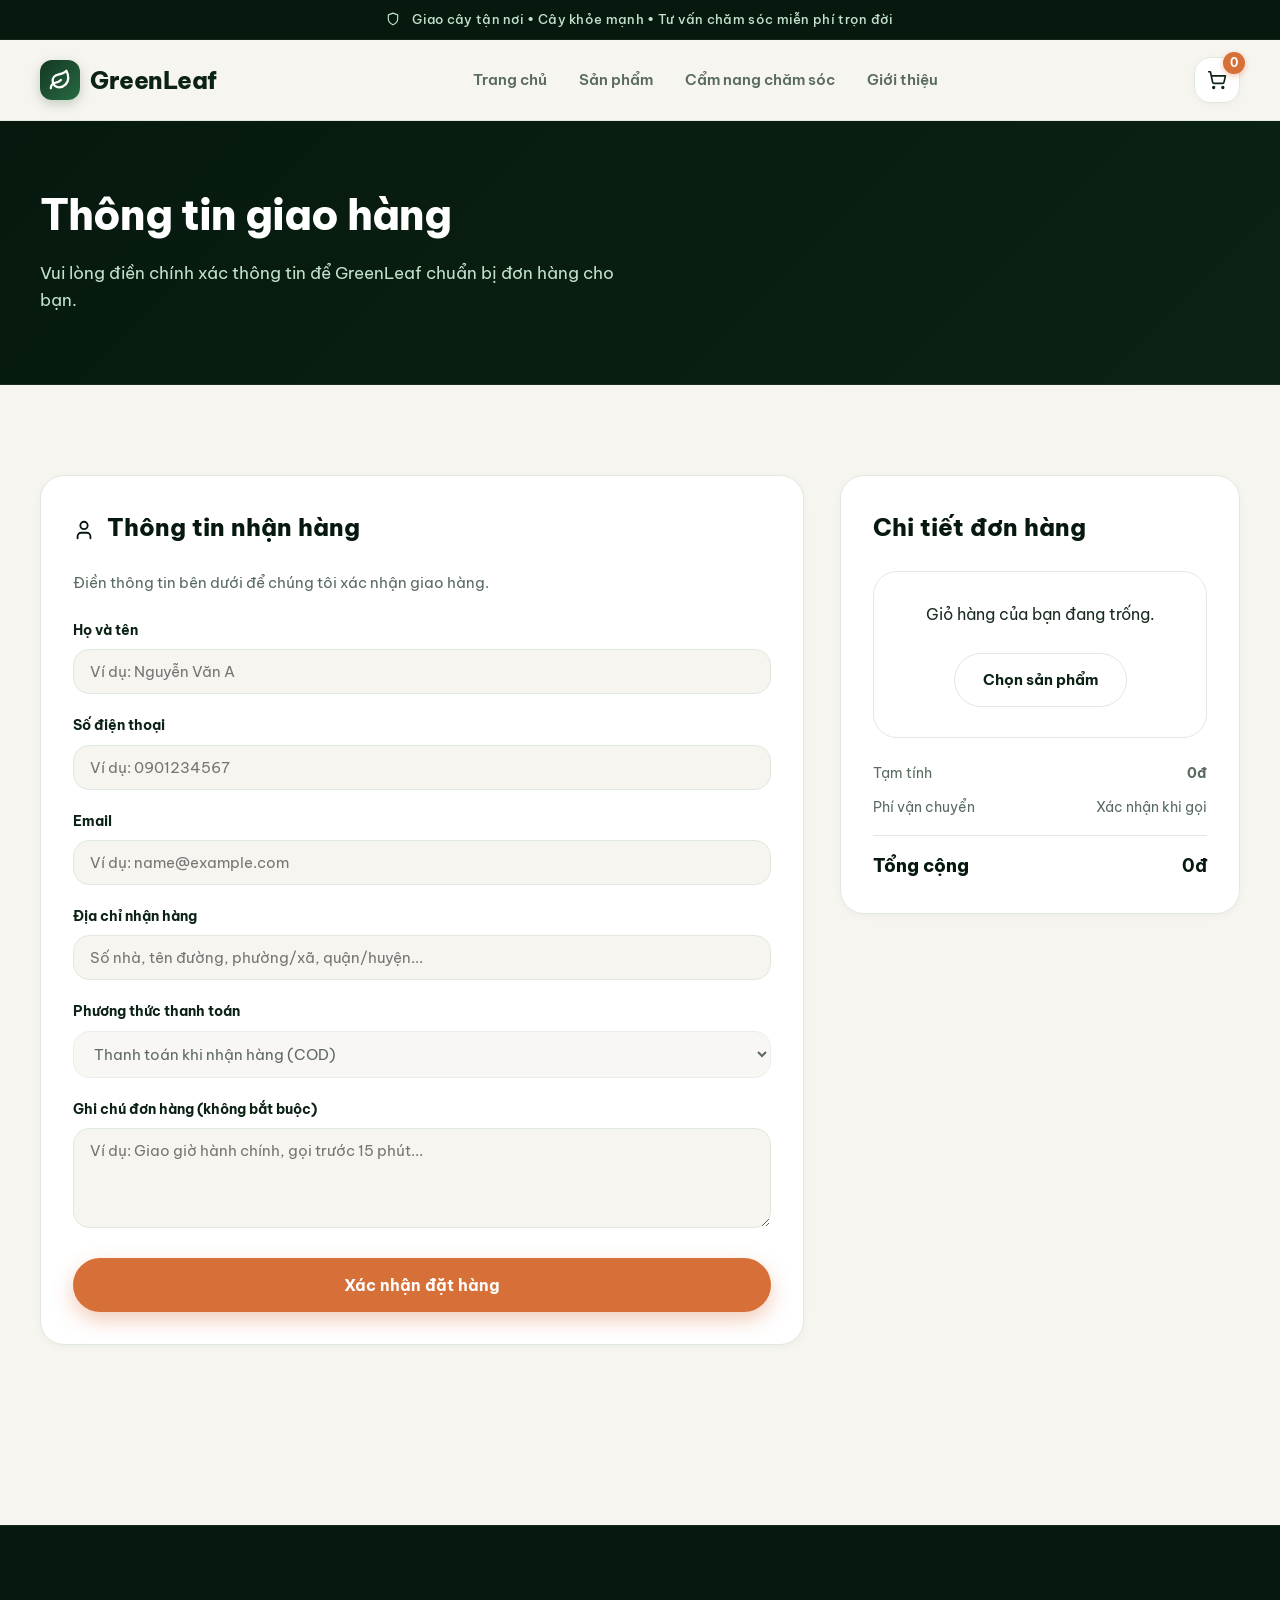
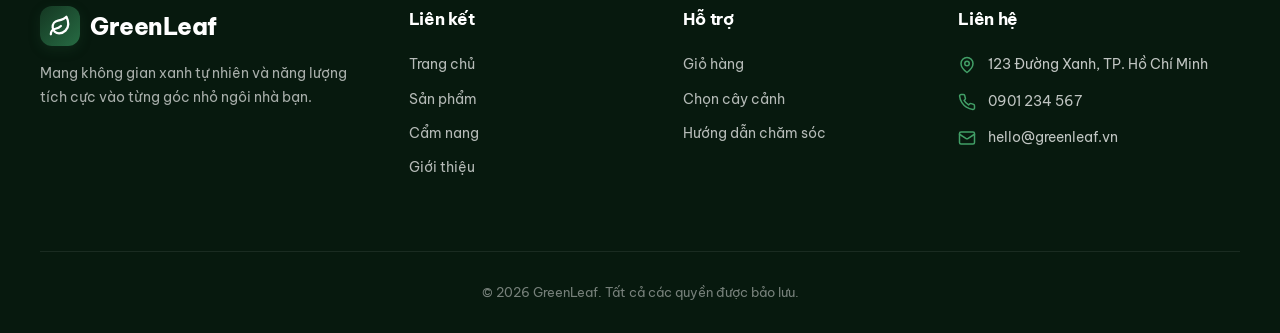
<file: checkout.html>
<!DOCTYPE html>
<html lang="vi">
<head>
    <meta charset="UTF-8">
    <meta name="viewport" content="width=device-width, initial-scale=1.0">
    <title>Thanh toán - GreenLeaf</title>
    <link rel="preconnect" href="https://fonts.googleapis.com">
    <link rel="preconnect" href="https://fonts.gstatic.com" crossorigin>
    <link href="https://fonts.googleapis.com/css2?family=Be+Vietnam+Pro:wght@300;400;500;600;700;800&display=swap" rel="stylesheet">
    <link rel="stylesheet" href="style.css">
</head>
<body>

    <div class="topbar">
        <div class="container">
            <svg width="14" height="14" viewBox="0 0 24 24" fill="none" stroke="currentColor" stroke-width="2" stroke-linecap="round" stroke-linejoin="round"><path d="M12 22s8-4 8-10V5l-8-3-8 3v7c0 6 8 10 8 10z"/></svg>
            Giao cây tận nơi • Cây khỏe mạnh • Tư vấn chăm sóc miễn phí trọn đời
        </div>
    </div>

    <header>
        <div class="container nav">
            <a class="logo" href="index.html">
                <span class="logo-mark">
                    <svg width="22" height="22" viewBox="0 0 24 24" fill="none" stroke="currentColor" stroke-width="2.5" stroke-linecap="round" stroke-linejoin="round"><path d="M11 20A7 7 0 0 1 9.8 6.1C15.5 5 17 4.48 19 2c1 2 2 4.18 2 8 0 5.5-4.78 10-10 10Z"/><path d="M2 21c0-3 1.85-5.36 5.08-6C9.5 14.52 12 13 13 12"/></svg>
                </span>
                GreenLeaf
            </a>

            <nav class="nav-links" id="navLinks">
                <a href="index.html">Trang chủ</a>
                <a href="products.html">Sản phẩm</a>
                <a href="guide.html">Cẩm nang chăm sóc</a>
                <a href="about.html">Giới thiệu</a>
            </nav>

            <div class="nav-actions">
                <a class="cart-btn" href="cart.html" aria-label="Giỏ hàng">
                    <svg width="20" height="20" viewBox="0 0 24 24" fill="none" stroke="currentColor" stroke-width="2" stroke-linecap="round" stroke-linejoin="round"><circle cx="8" cy="21" r="1"/><circle cx="19" cy="21" r="1"/><path d="M2.05 2.05h2l2.66 12.42a2 2 0 0 0 2 1.58h9.78a2 2 0 0 0 1.95-1.57l1.65-7.43H5.12"/></svg>
                    <span class="cart-count">0</span>
                </a>

                <button class="icon-btn mobile-menu" id="mobileMenu" aria-label="Mở menu">
                    <svg width="22" height="22" viewBox="0 0 24 24" fill="none" stroke="currentColor" stroke-width="2" stroke-linecap="round" stroke-linejoin="round"><line x1="4" x2="20" y1="12" y2="12"/><line x1="4" x2="20" y1="6" y2="6"/><line x1="4" x2="20" y1="18" y2="18"/></svg>
                </button>
            </div>
        </div>
    </header>

    <section class="page-hero">
        <div class="container">
            <h1>Thông tin giao hàng</h1>
            <p>Vui lòng điền chính xác thông tin để GreenLeaf chuẩn bị đơn hàng cho bạn.</p>
        </div>
    </section>

    <section class="section">
        <div class="container checkout-page-layout">

            <div class="checkout-page-card">
                <h2>
                    <svg width="22" height="22" viewBox="0 0 24 24" fill="none" stroke="currentColor" stroke-width="2" stroke-linecap="round" stroke-linejoin="round" style="margin-right: 6px;"><path d="M19 21v-2a4 4 0 0 0-4-4H9a4 4 0 0 0-4 4v2"/><circle cx="12" cy="7" r="4"/></svg>
                    Thông tin nhận hàng
                </h2>
                <p class="checkout-intro">Điền thông tin bên dưới để chúng tôi xác nhận giao hàng.</p>

                <form id="checkoutPageForm" class="checkout-page-form">
                    <label>Họ và tên
                        <input id="customerName" type="text" placeholder="Ví dụ: Nguyễn Văn A" required>
                    </label>

                    <label>Số điện thoại
                        <input id="customerPhone" type="tel" placeholder="Ví dụ: 0901234567" pattern="[0-9]{9,11}" required>
                    </label>

                    <label>Email
                        <input id="customerEmail" type="email" placeholder="Ví dụ: name@example.com" required>
                    </label>

                    <label>Địa chỉ nhận hàng
                        <input id="customerAddress" type="text" placeholder="Số nhà, tên đường, phường/xã, quận/huyện..." required>
                    </label>

                    <label>Phương thức thanh toán
                        <select id="paymentMethod">
                            <option>Thanh toán khi nhận hàng (COD)</option>
                            <option>Chuyển khoản ngân hàng (QR Code)</option>
                        </select>
                    </label>

                    <label>Ghi chú đơn hàng (không bắt buộc)
                        <textarea id="customerNote" placeholder="Ví dụ: Giao giờ hành chính, gọi trước 15 phút..."></textarea>
                    </label>

                    <button type="submit" class="btn btn-primary checkout-submit">
                        Xác nhận đặt hàng
                    </button>
                </form>

                <div id="checkoutPageSuccess" class="checkout-page-success">
                    <div class="success-big-icon">
                        <svg width="40" height="40" viewBox="0 0 24 24" fill="none" stroke="currentColor" stroke-width="2.5" stroke-linecap="round" stroke-linejoin="round"><polyline points="20 6 9 17 4 12"/></svg>
                    </div>
                    <h2>Đặt hàng thành công!</h2>
                    <p>GreenLeaf đã nhận được thông tin đơn hàng và sẽ liên hệ với bạn trong thời gian sớm nhất.</p>
                    <a href="index.html" class="btn btn-dark">Quay về trang chủ</a>
                </div>
            </div>

            <aside class="checkout-summary">
                <h2>Chi tiết đơn hàng</h2>
                <div id="checkoutOrderList" class="checkout-order-list"></div>

                <div class="checkout-summary-line">
                    <span>Tạm tính</span>
                    <strong id="checkoutPageSubtotal">0đ</strong>
                </div>
                <div class="checkout-summary-line">
                    <span>Phí vận chuyển</span>
                    <span>Xác nhận khi gọi</span>
                </div>
                <div class="checkout-summary-total">
                    <span>Tổng cộng</span>
                    <strong id="checkoutPageTotal">0đ</strong>
                </div>
            </aside>

        </div>
    </section>

    <footer>
        <div class="container">
            <div class="footer-grid">
                <div>
                    <div class="logo" style="color:white;">
                        <span class="logo-mark">
                            <svg width="22" height="22" viewBox="0 0 24 24" fill="none" stroke="currentColor" stroke-width="2.5" stroke-linecap="round" stroke-linejoin="round"><path d="M11 20A7 7 0 0 1 9.8 6.1C15.5 5 17 4.48 19 2c1 2 2 4.18 2 8 0 5.5-4.78 10-10 10Z"/><path d="M2 21c0-3 1.85-5.36 5.08-6C9.5 14.52 12 13 13 12"/></svg>
                        </span>
                        GreenLeaf
                    </div>

                    <p>Mang không gian xanh tự nhiên và năng lượng tích cực vào từng góc nhỏ ngôi nhà bạn.</p>
                </div>

                <div>
                    <h3>Liên kết</h3>
                    <a href="index.html">Trang chủ</a>
                    <a href="products.html">Sản phẩm</a>
                    <a href="guide.html">Cẩm nang</a>
                    <a href="about.html">Giới thiệu</a>
                </div>

                <div>
                    <h3>Hỗ trợ</h3>
                    <a href="cart.html">Giỏ hàng</a>
                    <a href="products.html">Chọn cây cảnh</a>
                    <a href="guide.html">Hướng dẫn chăm sóc</a>
                </div>

                <div>
                    <h3>Liên hệ</h3>
                    <div class="footer-contact-item">
                        <svg width="18" height="18" viewBox="0 0 24 24" fill="none" stroke="currentColor" stroke-width="2" stroke-linecap="round" stroke-linejoin="round"><path d="M20 10c0 6-8 12-8 12s-8-6-8-12a8 8 0 0 1 16 0Z"/><circle cx="12" cy="10" r="3"/></svg>
                        <span>123 Đường Xanh, TP. Hồ Chí Minh</span>
                    </div>
                    <div class="footer-contact-item">
                        <svg width="18" height="18" viewBox="0 0 24 24" fill="none" stroke="currentColor" stroke-width="2" stroke-linecap="round" stroke-linejoin="round"><path d="M22 16.92v3a2 2 0 0 1-2.18 2 19.79 19.79 0 0 1-8.63-3.07 19.5 19.5 0 0 1-6-6 19.79 19.79 0 0 1-3.07-8.67A2 2 0 0 1 4.11 2h3a2 2 0 0 1 2 1.72 12.84 12.84 0 0 0 .7 2.81 2 2 0 0 1-.45 2.11L8.09 9.91a16 16 0 0 0 6 6l1.27-1.27a2 2 0 0 1 2.11-.45 12.84 12.84 0 0 0 2.81.7A2 2 0 0 1 22 16.92z"/></svg>
                        <span>0901 234 567</span>
                    </div>
                    <div class="footer-contact-item">
                        <svg width="18" height="18" viewBox="0 0 24 24" fill="none" stroke="currentColor" stroke-width="2" stroke-linecap="round" stroke-linejoin="round"><rect width="20" height="16" x="2" y="4" rx="2"/><path d="m22 7-8.97 5.7a1.94 1.94 0 0 1-2.06 0L2 7"/></svg>
                        <span>hello@greenleaf.vn</span>
                    </div>
                </div>
            </div>

            <div class="copyright">
                © 2026 GreenLeaf. Tất cả các quyền được bảo lưu.
            </div>
        </div>
    </footer>

    <script src="script.js"></script>
</body>
</html>
</file>
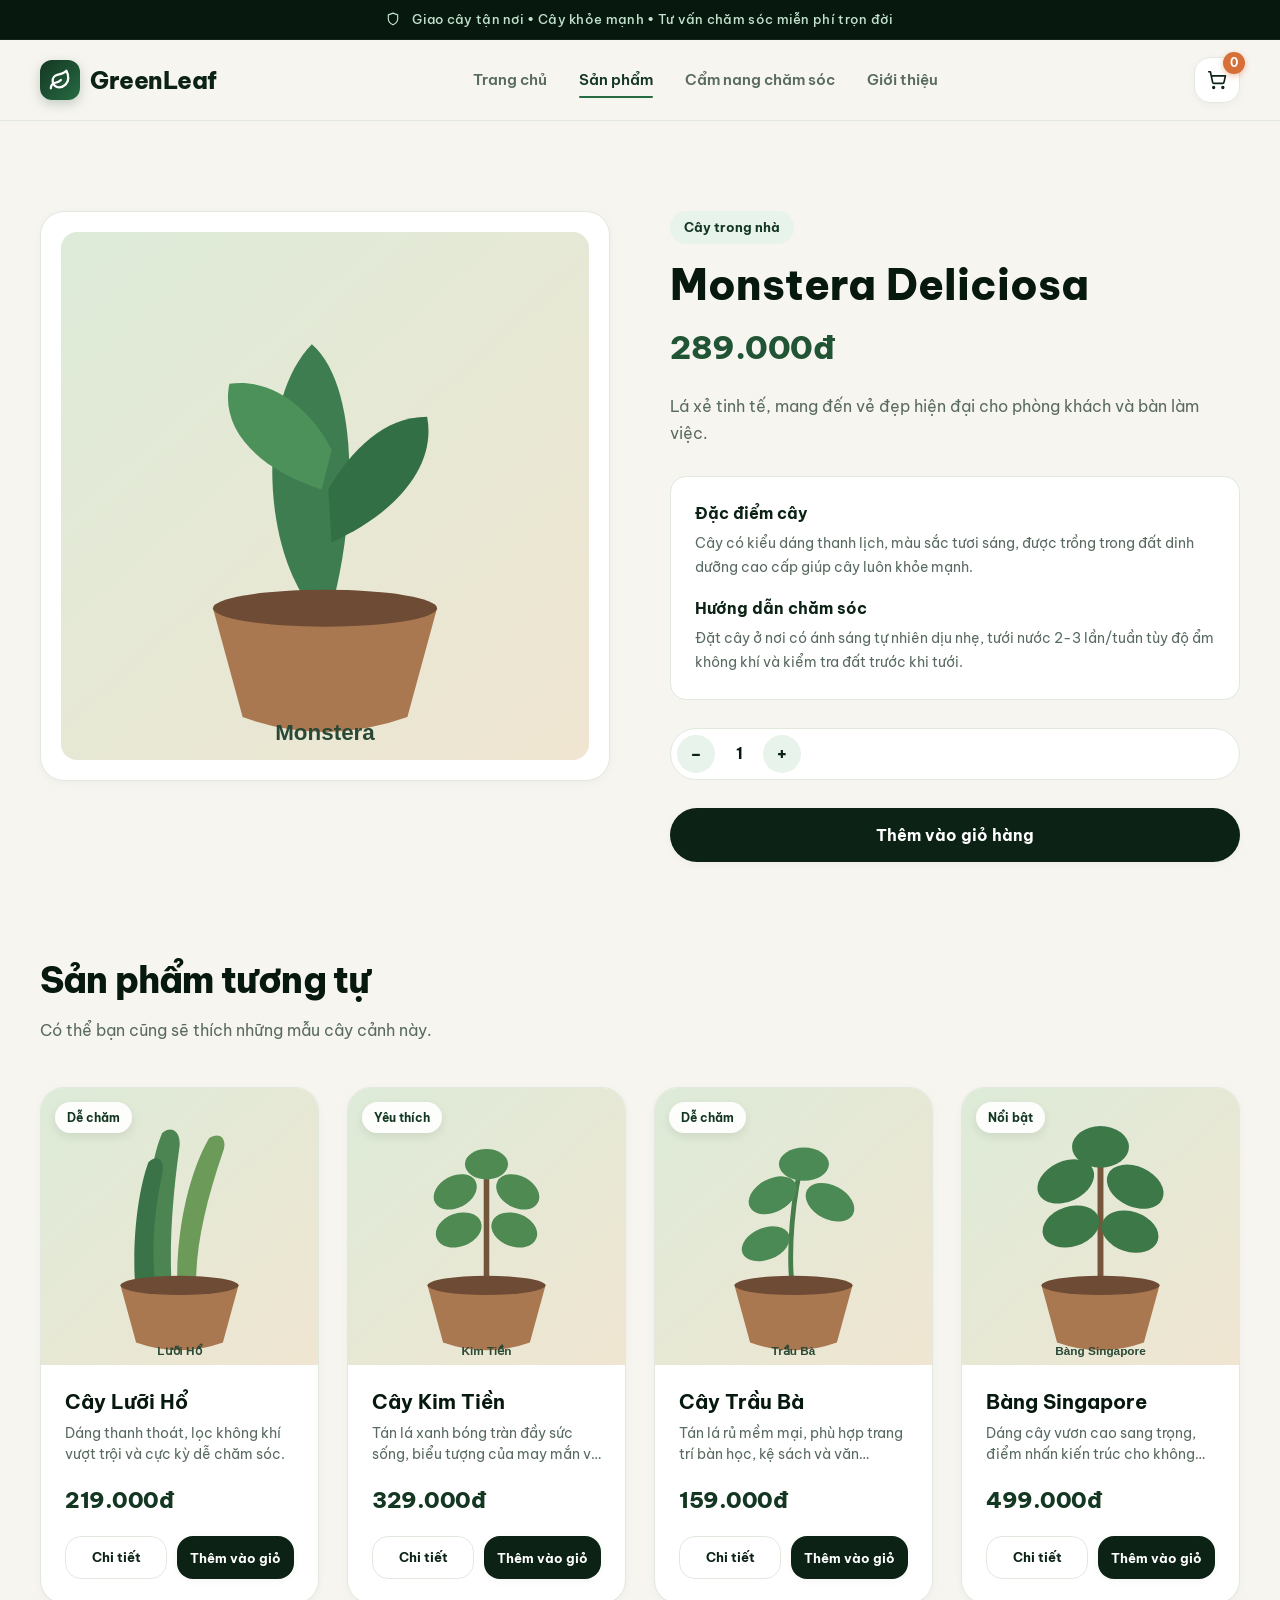
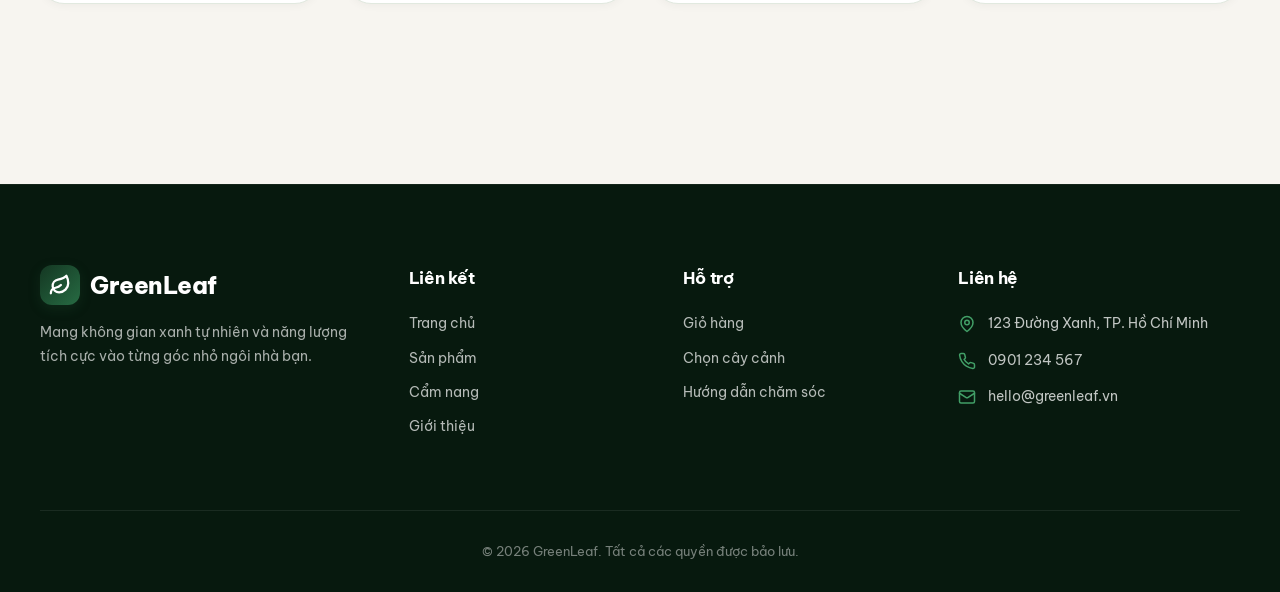
<file: detail.html>
<!DOCTYPE html>
<html lang="vi">
<head>
    <meta charset="UTF-8">
    <meta name="viewport" content="width=device-width, initial-scale=1.0">
    <title>Chi tiết sản phẩm - GreenLeaf</title>
    <link rel="preconnect" href="https://fonts.googleapis.com">
    <link rel="preconnect" href="https://fonts.gstatic.com" crossorigin>
    <link href="https://fonts.googleapis.com/css2?family=Be+Vietnam+Pro:wght@300;400;500;600;700;800&display=swap" rel="stylesheet">
    <link rel="stylesheet" href="style.css">
</head>

<body>

    <div class="topbar">
        <div class="container">
            <svg width="14" height="14" viewBox="0 0 24 24" fill="none" stroke="currentColor" stroke-width="2" stroke-linecap="round" stroke-linejoin="round"><path d="M12 22s8-4 8-10V5l-8-3-8 3v7c0 6 8 10 8 10z"/></svg>
            Giao cây tận nơi • Cây khỏe mạnh • Tư vấn chăm sóc miễn phí trọn đời
        </div>
    </div>

    <header>
        <div class="container nav">
            <a class="logo" href="index.html">
                <span class="logo-mark">
                    <svg width="22" height="22" viewBox="0 0 24 24" fill="none" stroke="currentColor" stroke-width="2.5" stroke-linecap="round" stroke-linejoin="round"><path d="M11 20A7 7 0 0 1 9.8 6.1C15.5 5 17 4.48 19 2c1 2 2 4.18 2 8 0 5.5-4.78 10-10 10Z"/><path d="M2 21c0-3 1.85-5.36 5.08-6C9.5 14.52 12 13 13 12"/></svg>
                </span>
                GreenLeaf
            </a>

            <nav class="nav-links" id="navLinks">
                <a href="index.html">Trang chủ</a>
                <a class="active" href="products.html">Sản phẩm</a>
                <a href="guide.html">Cẩm nang chăm sóc</a>
                <a href="about.html">Giới thiệu</a>
            </nav>

            <div class="nav-actions">
                <a class="cart-btn" href="cart.html" aria-label="Giỏ hàng">
                    <svg width="20" height="20" viewBox="0 0 24 24" fill="none" stroke="currentColor" stroke-width="2" stroke-linecap="round" stroke-linejoin="round"><circle cx="8" cy="21" r="1"/><circle cx="19" cy="21" r="1"/><path d="M2.05 2.05h2l2.66 12.42a2 2 0 0 0 2 1.58h9.78a2 2 0 0 0 1.95-1.57l1.65-7.43H5.12"/></svg>
                    <span class="cart-count">0</span>
                </a>

                <button class="icon-btn mobile-menu" id="mobileMenu" aria-label="Mở menu">
                    <svg width="22" height="22" viewBox="0 0 24 24" fill="none" stroke="currentColor" stroke-width="2" stroke-linecap="round" stroke-linejoin="round"><line x1="4" x2="20" y1="12" y2="12"/><line x1="4" x2="20" y1="6" y2="6"/><line x1="4" x2="20" y1="18" y2="18"/></svg>
                </button>
            </div>
        </div>
    </header>

    <section class="section">
        <div class="container">
            <div class="detail" id="detailContent"></div>
        </div>
    </section>

    <section class="section" style="padding-top:0;">
        <div class="container">
            <div class="section-title">
                <div>
                    <h2>Sản phẩm tương tự</h2>
                    <p>Có thể bạn cũng sẽ thích những mẫu cây cảnh này.</p>
                </div>
            </div>

            <div class="product-grid" id="relatedGrid"></div>
        </div>
    </section>

    <footer>
        <div class="container">
            <div class="footer-grid">
                <div>
                    <div class="logo" style="color:white;">
                        <span class="logo-mark">
                            <svg width="22" height="22" viewBox="0 0 24 24" fill="none" stroke="currentColor" stroke-width="2.5" stroke-linecap="round" stroke-linejoin="round"><path d="M11 20A7 7 0 0 1 9.8 6.1C15.5 5 17 4.48 19 2c1 2 2 4.18 2 8 0 5.5-4.78 10-10 10Z"/><path d="M2 21c0-3 1.85-5.36 5.08-6C9.5 14.52 12 13 13 12"/></svg>
                        </span>
                        GreenLeaf
                    </div>

                    <p>Mang không gian xanh tự nhiên và năng lượng tích cực vào từng góc nhỏ ngôi nhà bạn.</p>
                </div>

                <div>
                    <h3>Liên kết</h3>
                    <a href="index.html">Trang chủ</a>
                    <a href="products.html">Sản phẩm</a>
                    <a href="guide.html">Cẩm nang</a>
                    <a href="about.html">Giới thiệu</a>
                </div>

                <div>
                    <h3>Hỗ trợ</h3>
                    <a href="cart.html">Giỏ hàng</a>
                    <a href="products.html">Chọn cây cảnh</a>
                    <a href="guide.html">Hướng dẫn chăm sóc</a>
                </div>

                <div>
                    <h3>Liên hệ</h3>
                    <div class="footer-contact-item">
                        <svg width="18" height="18" viewBox="0 0 24 24" fill="none" stroke="currentColor" stroke-width="2" stroke-linecap="round" stroke-linejoin="round"><path d="M20 10c0 6-8 12-8 12s-8-6-8-12a8 8 0 0 1 16 0Z"/><circle cx="12" cy="10" r="3"/></svg>
                        <span>123 Đường Xanh, TP. Hồ Chí Minh</span>
                    </div>
                    <div class="footer-contact-item">
                        <svg width="18" height="18" viewBox="0 0 24 24" fill="none" stroke="currentColor" stroke-width="2" stroke-linecap="round" stroke-linejoin="round"><path d="M22 16.92v3a2 2 0 0 1-2.18 2 19.79 19.79 0 0 1-8.63-3.07 19.5 19.5 0 0 1-6-6 19.79 19.79 0 0 1-3.07-8.67A2 2 0 0 1 4.11 2h3a2 2 0 0 1 2 1.72 12.84 12.84 0 0 0 .7 2.81 2 2 0 0 1-.45 2.11L8.09 9.91a16 16 0 0 0 6 6l1.27-1.27a2 2 0 0 1 2.11-.45 12.84 12.84 0 0 0 2.81.7A2 2 0 0 1 22 16.92z"/></svg>
                        <span>0901 234 567</span>
                    </div>
                    <div class="footer-contact-item">
                        <svg width="18" height="18" viewBox="0 0 24 24" fill="none" stroke="currentColor" stroke-width="2" stroke-linecap="round" stroke-linejoin="round"><rect width="20" height="16" x="2" y="4" rx="2"/><path d="m22 7-8.97 5.7a1.94 1.94 0 0 1-2.06 0L2 7"/></svg>
                        <span>hello@greenleaf.vn</span>
                    </div>
                </div>
            </div>

            <div class="copyright">
                © 2026 GreenLeaf. Tất cả các quyền được bảo lưu.
            </div>
        </div>
    </footer>

    <script src="script.js"></script>
</body>
</html>
</file>
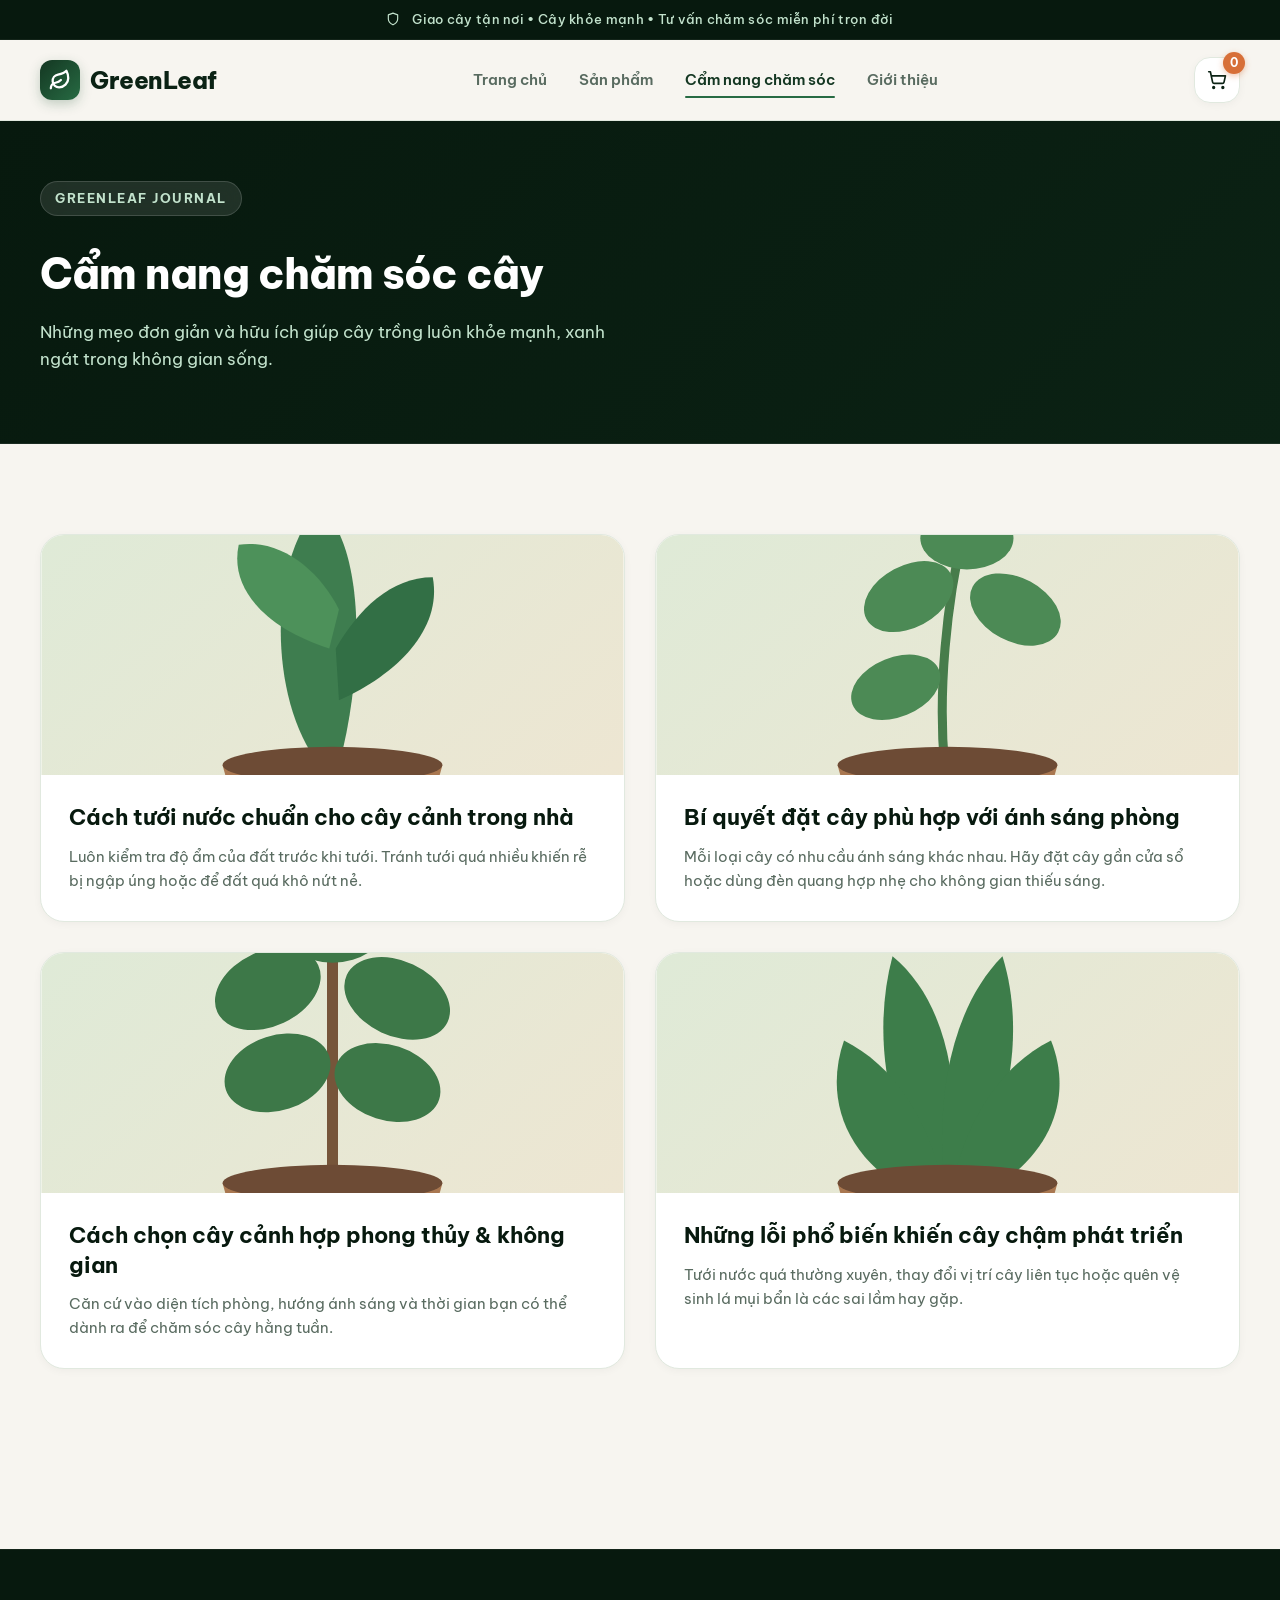
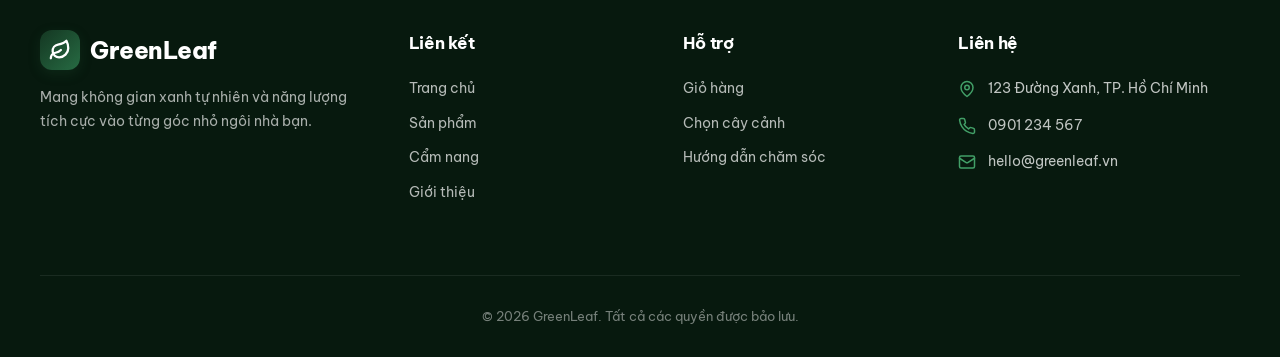
<file: guide.html>
<!DOCTYPE html>
<html lang="vi">
<head>
    <meta charset="UTF-8">
    <meta name="viewport" content="width=device-width, initial-scale=1.0">
    <title>Cẩm nang chăm sóc cây - GreenLeaf</title>
    <link rel="preconnect" href="https://fonts.googleapis.com">
    <link rel="preconnect" href="https://fonts.gstatic.com" crossorigin>
    <link href="https://fonts.googleapis.com/css2?family=Be+Vietnam+Pro:wght@300;400;500;600;700;800&display=swap" rel="stylesheet">
    <link rel="stylesheet" href="style.css">
</head>

<body>

    <div class="topbar">
        <div class="container">
            <svg width="14" height="14" viewBox="0 0 24 24" fill="none" stroke="currentColor" stroke-width="2" stroke-linecap="round" stroke-linejoin="round"><path d="M12 22s8-4 8-10V5l-8-3-8 3v7c0 6 8 10 8 10z"/></svg>
            Giao cây tận nơi • Cây khỏe mạnh • Tư vấn chăm sóc miễn phí trọn đời
        </div>
    </div>

    <header>
        <div class="container nav">
            <a class="logo" href="index.html">
                <span class="logo-mark">
                    <svg width="22" height="22" viewBox="0 0 24 24" fill="none" stroke="currentColor" stroke-width="2.5" stroke-linecap="round" stroke-linejoin="round"><path d="M11 20A7 7 0 0 1 9.8 6.1C15.5 5 17 4.48 19 2c1 2 2 4.18 2 8 0 5.5-4.78 10-10 10Z"/><path d="M2 21c0-3 1.85-5.36 5.08-6C9.5 14.52 12 13 13 12"/></svg>
                </span>
                GreenLeaf
            </a>

            <nav class="nav-links" id="navLinks">
                <a href="index.html">Trang chủ</a>
                <a href="products.html">Sản phẩm</a>
                <a class="active" href="guide.html">Cẩm nang chăm sóc</a>
                <a href="about.html">Giới thiệu</a>
            </nav>

            <div class="nav-actions">
                <a class="cart-btn" href="cart.html" aria-label="Giỏ hàng">
                    <svg width="20" height="20" viewBox="0 0 24 24" fill="none" stroke="currentColor" stroke-width="2" stroke-linecap="round" stroke-linejoin="round"><circle cx="8" cy="21" r="1"/><circle cx="19" cy="21" r="1"/><path d="M2.05 2.05h2l2.66 12.42a2 2 0 0 0 2 1.58h9.78a2 2 0 0 0 1.95-1.57l1.65-7.43H5.12"/></svg>
                    <span class="cart-count">0</span>
                </a>

                <button class="icon-btn mobile-menu" id="mobileMenu" aria-label="Mở menu">
                    <svg width="22" height="22" viewBox="0 0 24 24" fill="none" stroke="currentColor" stroke-width="2" stroke-linecap="round" stroke-linejoin="round"><line x1="4" x2="20" y1="12" y2="12"/><line x1="4" x2="20" y1="6" y2="6"/><line x1="4" x2="20" y1="18" y2="18"/></svg>
                </button>
            </div>
        </div>
    </header>

    <section class="page-hero">
        <div class="container">
            <div class="eyebrow">GreenLeaf Journal</div>
            <h1>Cẩm nang chăm sóc cây</h1>
            <p>Những mẹo đơn giản và hữu ích giúp cây trồng luôn khỏe mạnh, xanh ngát trong không gian sống.</p>
        </div>
    </section>

    <section class="section">
        <div class="container">
            <div class="article-grid">
                <article class="article">
                    <img src="https://images.pexels.com/photos/32293880/pexels-photo-32293880.jpeg?auto=compress&cs=tinysrgb&w=900" alt="Cách tưới nước cho cây" onerror="this.onerror=null;this.src='images/monstera.svg';">
                    <div class="article-body">
                        <h3>Cách tưới nước chuẩn cho cây cảnh trong nhà</h3>
                        <p>Luôn kiểm tra độ ẩm của đất trước khi tưới. Tránh tưới quá nhiều khiến rễ bị ngập úng hoặc để đất quá khô nứt nẻ.</p>
                    </div>
                </article>

                <article class="article">
                    <img src="https://images.pexels.com/photos/20075996/pexels-photo-20075996.jpeg?auto=compress&cs=tinysrgb&w=900" alt="Chăm sóc cây trong nhà" onerror="this.onerror=null;this.src='images/trau-ba.svg';">
                    <div class="article-body">
                        <h3>Bí quyết đặt cây phù hợp với ánh sáng phòng</h3>
                        <p>Mỗi loại cây có nhu cầu ánh sáng khác nhau. Hãy đặt cây gần cửa sổ hoặc dùng đèn quang hợp nhẹ cho không gian thiếu sáng.</p>
                    </div>
                </article>

                <article class="article">
                    <img src="https://images.pexels.com/photos/6044736/pexels-photo-6044736.jpeg?auto=compress&cs=tinysrgb&w=900" alt="Chọn cây phù hợp" onerror="this.onerror=null;this.src='images/bang-singapore.svg';">
                    <div class="article-body">
                        <h3>Cách chọn cây cảnh hợp phong thủy & không gian</h3>
                        <p>Căn cứ vào diện tích phòng, hướng ánh sáng và thời gian bạn có thể dành ra để chăm sóc cây hằng tuần.</p>
                    </div>
                </article>

                <article class="article">
                    <img src="https://images.pexels.com/photos/322342/pexels-photo-322342.jpeg?auto=compress&cs=tinysrgb&w=900" alt="Lỗi thường gặp khi chăm cây" onerror="this.onerror=null;this.src='images/duong-xi.svg';">
                    <div class="article-body">
                        <h3>Những lỗi phổ biến khiến cây chậm phát triển</h3>
                        <p>Tưới nước quá thường xuyên, thay đổi vị trí cây liên tục hoặc quên vệ sinh lá mụi bẩn là các sai lầm hay gặp.</p>
                    </div>
                </article>
            </div>
        </div>
    </section>

    <footer>
        <div class="container">
            <div class="footer-grid">
                <div>
                    <div class="logo" style="color:white;">
                        <span class="logo-mark">
                            <svg width="22" height="22" viewBox="0 0 24 24" fill="none" stroke="currentColor" stroke-width="2.5" stroke-linecap="round" stroke-linejoin="round"><path d="M11 20A7 7 0 0 1 9.8 6.1C15.5 5 17 4.48 19 2c1 2 2 4.18 2 8 0 5.5-4.78 10-10 10Z"/><path d="M2 21c0-3 1.85-5.36 5.08-6C9.5 14.52 12 13 13 12"/></svg>
                        </span>
                        GreenLeaf
                    </div>

                    <p>Mang không gian xanh tự nhiên và năng lượng tích cực vào từng góc nhỏ ngôi nhà bạn.</p>
                </div>

                <div>
                    <h3>Liên kết</h3>
                    <a href="index.html">Trang chủ</a>
                    <a href="products.html">Sản phẩm</a>
                    <a href="guide.html">Cẩm nang</a>
                    <a href="about.html">Giới thiệu</a>
                </div>

                <div>
                    <h3>Hỗ trợ</h3>
                    <a href="cart.html">Giỏ hàng</a>
                    <a href="products.html">Chọn cây cảnh</a>
                    <a href="guide.html">Hướng dẫn chăm sóc</a>
                </div>

                <div>
                    <h3>Liên hệ</h3>
                    <div class="footer-contact-item">
                        <svg width="18" height="18" viewBox="0 0 24 24" fill="none" stroke="currentColor" stroke-width="2" stroke-linecap="round" stroke-linejoin="round"><path d="M20 10c0 6-8 12-8 12s-8-6-8-12a8 8 0 0 1 16 0Z"/><circle cx="12" cy="10" r="3"/></svg>
                        <span>123 Đường Xanh, TP. Hồ Chí Minh</span>
                    </div>
                    <div class="footer-contact-item">
                        <svg width="18" height="18" viewBox="0 0 24 24" fill="none" stroke="currentColor" stroke-width="2" stroke-linecap="round" stroke-linejoin="round"><path d="M22 16.92v3a2 2 0 0 1-2.18 2 19.79 19.79 0 0 1-8.63-3.07 19.5 19.5 0 0 1-6-6 19.79 19.79 0 0 1-3.07-8.67A2 2 0 0 1 4.11 2h3a2 2 0 0 1 2 1.72 12.84 12.84 0 0 0 .7 2.81 2 2 0 0 1-.45 2.11L8.09 9.91a16 16 0 0 0 6 6l1.27-1.27a2 2 0 0 1 2.11-.45 12.84 12.84 0 0 0 2.81.7A2 2 0 0 1 22 16.92z"/></svg>
                        <span>0901 234 567</span>
                    </div>
                    <div class="footer-contact-item">
                        <svg width="18" height="18" viewBox="0 0 24 24" fill="none" stroke="currentColor" stroke-width="2" stroke-linecap="round" stroke-linejoin="round"><rect width="20" height="16" x="2" y="4" rx="2"/><path d="m22 7-8.97 5.7a1.94 1.94 0 0 1-2.06 0L2 7"/></svg>
                        <span>hello@greenleaf.vn</span>
                    </div>
                </div>
            </div>

            <div class="copyright">
                © 2026 GreenLeaf. Tất cả các quyền được bảo lưu.
            </div>
        </div>
    </footer>

    <script src="script.js"></script>
</body>
</html>
</file>
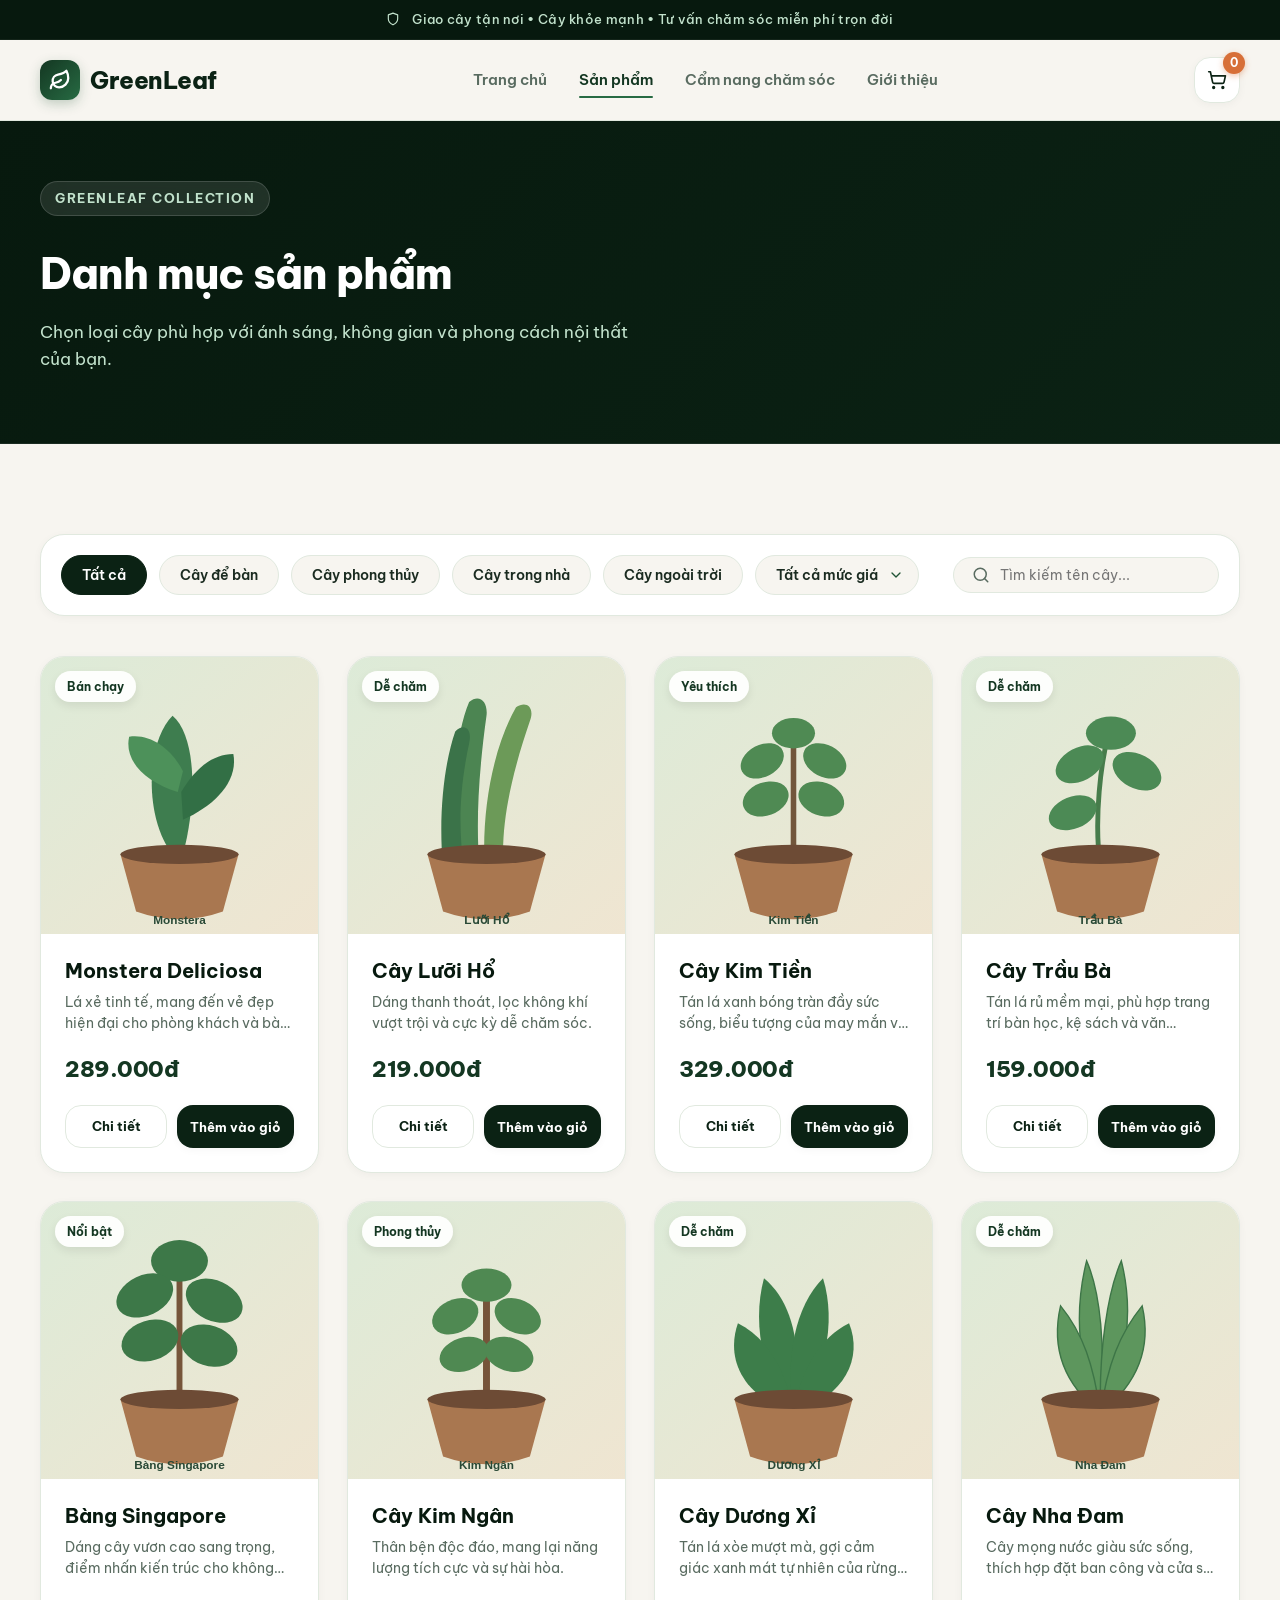
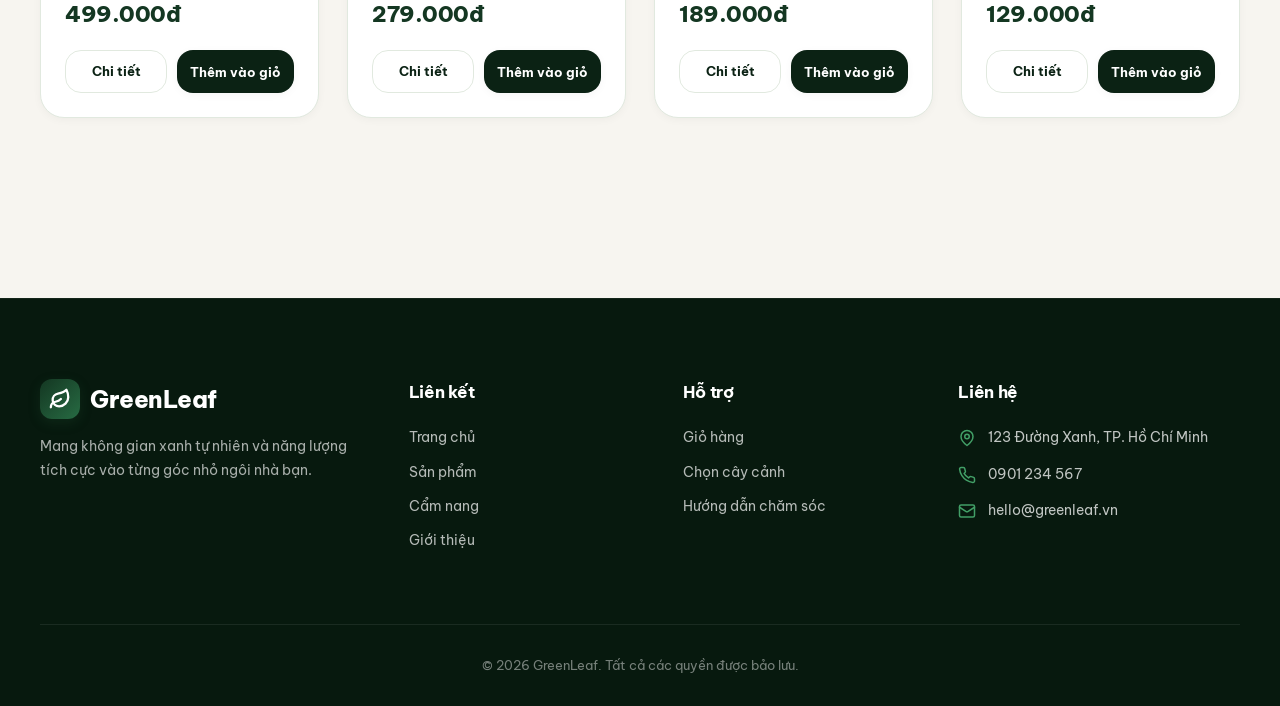
<file: products.html>
<!DOCTYPE html>
<html lang="vi">
<head>
    <meta charset="UTF-8">
    <meta name="viewport" content="width=device-width, initial-scale=1.0">
    <title>Sản phẩm - GreenLeaf</title>
    <link rel="preconnect" href="https://fonts.googleapis.com">
    <link rel="preconnect" href="https://fonts.gstatic.com" crossorigin>
    <link href="https://fonts.googleapis.com/css2?family=Be+Vietnam+Pro:wght@300;400;500;600;700;800&display=swap" rel="stylesheet">
    <link rel="stylesheet" href="style.css">
</head>

<body>

    <div class="topbar">
        <div class="container">
            <svg width="14" height="14" viewBox="0 0 24 24" fill="none" stroke="currentColor" stroke-width="2" stroke-linecap="round" stroke-linejoin="round"><path d="M12 22s8-4 8-10V5l-8-3-8 3v7c0 6 8 10 8 10z"/></svg>
            Giao cây tận nơi • Cây khỏe mạnh • Tư vấn chăm sóc miễn phí trọn đời
        </div>
    </div>

    <header>
        <div class="container nav">
            <a class="logo" href="index.html">
                <span class="logo-mark">
                    <svg width="22" height="22" viewBox="0 0 24 24" fill="none" stroke="currentColor" stroke-width="2.5" stroke-linecap="round" stroke-linejoin="round"><path d="M11 20A7 7 0 0 1 9.8 6.1C15.5 5 17 4.48 19 2c1 2 2 4.18 2 8 0 5.5-4.78 10-10 10Z"/><path d="M2 21c0-3 1.85-5.36 5.08-6C9.5 14.52 12 13 13 12"/></svg>
                </span>
                GreenLeaf
            </a>

            <nav class="nav-links" id="navLinks">
                <a href="index.html">Trang chủ</a>
                <a class="active" href="products.html">Sản phẩm</a>
                <a href="guide.html">Cẩm nang chăm sóc</a>
                <a href="about.html">Giới thiệu</a>
            </nav>

            <div class="nav-actions">
                <a class="cart-btn" href="cart.html" aria-label="Giỏ hàng">
                    <svg width="20" height="20" viewBox="0 0 24 24" fill="none" stroke="currentColor" stroke-width="2" stroke-linecap="round" stroke-linejoin="round"><circle cx="8" cy="21" r="1"/><circle cx="19" cy="21" r="1"/><path d="M2.05 2.05h2l2.66 12.42a2 2 0 0 0 2 1.58h9.78a2 2 0 0 0 1.95-1.57l1.65-7.43H5.12"/></svg>
                    <span class="cart-count">0</span>
                </a>

                <button class="icon-btn mobile-menu" id="mobileMenu" aria-label="Mở menu">
                    <svg width="22" height="22" viewBox="0 0 24 24" fill="none" stroke="currentColor" stroke-width="2" stroke-linecap="round" stroke-linejoin="round"><line x1="4" x2="20" y1="12" y2="12"/><line x1="4" x2="20" y1="6" y2="6"/><line x1="4" x2="20" y1="18" y2="18"/></svg>
                </button>
            </div>
        </div>
    </header>

    <section class="page-hero">
        <div class="container">
            <div class="eyebrow">GreenLeaf Collection</div>
            <h1>Danh mục sản phẩm</h1>
            <p>Chọn loại cây phù hợp với ánh sáng, không gian và phong cách nội thất của bạn.</p>
        </div>
    </section>

    <section class="section">
        <div class="container">
            <div class="filters">
                <button class="filter-btn active" data-category="Tất cả">Tất cả</button>
                <button class="filter-btn" data-category="Cây để bàn">Cây để bàn</button>
                <button class="filter-btn" data-category="Cây phong thủy">Cây phong thủy</button>
                <button class="filter-btn" data-category="Cây trong nhà">Cây trong nhà</button>
                <button class="filter-btn" data-category="Cây ngoài trời">Cây ngoài trời</button>

                <select class="price-select" id="priceFilter">
                    <option value="all">Tất cả mức giá</option>
                    <option value="200000">Dưới 200.000đ</option>
                    <option value="300000">Dưới 300.000đ</option>
                    <option value="500000">Dưới 500.000đ</option>
                </select>

                <div class="search-box">
                    <svg width="18" height="18" viewBox="0 0 24 24" fill="none" stroke="currentColor" stroke-width="2" stroke-linecap="round" stroke-linejoin="round"><circle cx="11" cy="11" r="8"/><path d="m21 21-4.3-4.3"/></svg>
                    <input id="searchInput" type="search" placeholder="Tìm kiếm tên cây...">
                </div>
            </div>

            <div class="product-grid" id="productGrid"></div>
        </div>
    </section>

    <footer>
        <div class="container">
            <div class="footer-grid">
                <div>
                    <div class="logo" style="color:white;">
                        <span class="logo-mark">
                            <svg width="22" height="22" viewBox="0 0 24 24" fill="none" stroke="currentColor" stroke-width="2.5" stroke-linecap="round" stroke-linejoin="round"><path d="M11 20A7 7 0 0 1 9.8 6.1C15.5 5 17 4.48 19 2c1 2 2 4.18 2 8 0 5.5-4.78 10-10 10Z"/><path d="M2 21c0-3 1.85-5.36 5.08-6C9.5 14.52 12 13 13 12"/></svg>
                        </span>
                        GreenLeaf
                    </div>

                    <p>Mang không gian xanh tự nhiên và năng lượng tích cực vào từng góc nhỏ ngôi nhà bạn.</p>
                </div>

                <div>
                    <h3>Liên kết</h3>
                    <a href="index.html">Trang chủ</a>
                    <a href="products.html">Sản phẩm</a>
                    <a href="guide.html">Cẩm nang</a>
                    <a href="about.html">Giới thiệu</a>
                </div>

                <div>
                    <h3>Hỗ trợ</h3>
                    <a href="cart.html">Giỏ hàng</a>
                    <a href="products.html">Chọn cây cảnh</a>
                    <a href="guide.html">Hướng dẫn chăm sóc</a>
                </div>

                <div>
                    <h3>Liên hệ</h3>
                    <div class="footer-contact-item">
                        <svg width="18" height="18" viewBox="0 0 24 24" fill="none" stroke="currentColor" stroke-width="2" stroke-linecap="round" stroke-linejoin="round"><path d="M20 10c0 6-8 12-8 12s-8-6-8-12a8 8 0 0 1 16 0Z"/><circle cx="12" cy="10" r="3"/></svg>
                        <span>123 Đường Xanh, TP. Hồ Chí Minh</span>
                    </div>
                    <div class="footer-contact-item">
                        <svg width="18" height="18" viewBox="0 0 24 24" fill="none" stroke="currentColor" stroke-width="2" stroke-linecap="round" stroke-linejoin="round"><path d="M22 16.92v3a2 2 0 0 1-2.18 2 19.79 19.79 0 0 1-8.63-3.07 19.5 19.5 0 0 1-6-6 19.79 19.79 0 0 1-3.07-8.67A2 2 0 0 1 4.11 2h3a2 2 0 0 1 2 1.72 12.84 12.84 0 0 0 .7 2.81 2 2 0 0 1-.45 2.11L8.09 9.91a16 16 0 0 0 6 6l1.27-1.27a2 2 0 0 1 2.11-.45 12.84 12.84 0 0 0 2.81.7A2 2 0 0 1 22 16.92z"/></svg>
                        <span>0901 234 567</span>
                    </div>
                    <div class="footer-contact-item">
                        <svg width="18" height="18" viewBox="0 0 24 24" fill="none" stroke="currentColor" stroke-width="2" stroke-linecap="round" stroke-linejoin="round"><rect width="20" height="16" x="2" y="4" rx="2"/><path d="m22 7-8.97 5.7a1.94 1.94 0 0 1-2.06 0L2 7"/></svg>
                        <span>hello@greenleaf.vn</span>
                    </div>
                </div>
            </div>

            <div class="copyright">
                © 2026 GreenLeaf. Tất cả các quyền được bảo lưu.
            </div>
        </div>
    </footer>

    <script src="script.js"></script>
</body>
</html>
</file>
<file: style.css>
@import url('https://fonts.googleapis.com/css2?family=Be+Vietnam+Pro:wght@300;400;500;600;700;800&display=swap');

:root {
    --primary-950: #07190e;
    --primary-900: #0b2214;
    --primary-800: #143722;
    --primary-700: #205435;
    --primary-600: #276b43;
    --primary-500: #2e7d4e;
    --primary-400: #429f67;
    --primary-200: #c2e2cc;
    --primary-100: #e7f3eb;
    --primary-50: #f2f8f4;
    --accent: #d76f38;
    --accent-hover: #bf5d28;
    --bg-main: #f7f5f0;
    --bg-card: #ffffff;
    --bg-surface: #f1ede5;
    --text-main: #1a2b20;
    --text-muted: #596b60;
    --text-light: #88998d;
    --text-on-dark: #f0f7f2;
    --border: #e1e9df;
    --border-dark: rgba(255, 255, 255, 0.12);
    --shadow-sm: 0 2px 8px rgba(11, 34, 20, 0.04);
    --shadow-md: 0 10px 30px rgba(11, 34, 20, 0.07);
    --shadow-lg: 0 22px 50px rgba(11, 34, 20, 0.12);
    --radius-sm: 10px;
    --radius-md: 16px;
    --radius-lg: 24px;
    --radius-full: 9999px;
    --transition: all 0.25s cubic-bezier(0.16, 1, 0.3, 1);
}

* {
    box-sizing: border-box;
    margin: 0;
    padding: 0;
}

html {
    scroll-behavior: smooth;
}

body {
    font-family: 'Be Vietnam Pro', -apple-system, BlinkMacSystemFont, 'Segoe UI', Roboto, sans-serif;
    color: var(--text-main);
    background-color: var(--bg-main);
    line-height: 1.6;
    -webkit-font-smoothing: antialiased;
    -moz-osx-font-smoothing: grayscale;
}

a {
    color: inherit;
    text-decoration: none;
    transition: var(--transition);
}

img {
    display: block;
    max-width: 100%;
}

button, input, select, textarea {
    font-family: inherit;
}

svg {
    display: inline-block;
    vertical-align: middle;
    flex-shrink: 0;
}

.container {
    width: min(1200px, calc(100% - 40px));
    margin-left: auto;
    margin-right: auto;
}

.topbar {
    background: var(--primary-950);
    color: var(--primary-200);
    font-size: 13px;
    font-weight: 500;
    padding: 9px 0;
    text-align: center;
    letter-spacing: 0.3px;
    border-bottom: 1px solid rgba(255, 255, 255, 0.05);
}

.topbar .container {
    display: flex;
    align-items: center;
    justify-content: center;
    gap: 12px;
}

header {
    position: sticky;
    top: 0;
    z-index: 100;
    background: rgba(247, 245, 240, 0.92);
    backdrop-filter: blur(16px);
    -webkit-backdrop-filter: blur(16px);
    border-bottom: 1px solid var(--border);
    transition: var(--transition);
}

.nav {
    min-height: 80px;
    display: flex;
    align-items: center;
    justify-content: space-between;
    gap: 30px;
}

.logo {
    display: inline-flex;
    align-items: center;
    gap: 10px;
    font-size: 24px;
    font-weight: 800;
    color: var(--primary-900);
    letter-spacing: -0.5px;
}

.logo-mark {
    width: 40px;
    height: 40px;
    border-radius: 12px;
    background: linear-gradient(135deg, var(--primary-800), var(--primary-600));
    color: #ffffff;
    display: flex;
    align-items: center;
    justify-content: center;
    box-shadow: 0 4px 12px rgba(32, 84, 53, 0.25);
}

.nav-links {
    display: flex;
    align-items: center;
    gap: 32px;
}

.nav-links a {
    font-size: 15px;
    font-weight: 600;
    color: var(--text-muted);
    position: relative;
    padding: 6px 0;
}

.nav-links a:hover,
.nav-links a.active {
    color: var(--primary-800);
}

.nav-links a.active::after {
    content: '';
    position: absolute;
    bottom: 0;
    left: 0;
    width: 100%;
    height: 2px;
    background-color: var(--primary-600);
    border-radius: 2px;
}

.nav-actions {
    display: flex;
    align-items: center;
    gap: 12px;
}

.cart-btn {
    position: relative;
    display: inline-flex;
    align-items: center;
    justify-content: center;
    width: 46px;
    height: 46px;
    border-radius: var(--radius-md);
    background: var(--bg-card);
    border: 1px solid var(--border);
    color: var(--primary-900);
    box-shadow: var(--shadow-sm);
    transition: var(--transition);
}

.cart-btn:hover {
    background: var(--primary-50);
    border-color: var(--primary-200);
    transform: translateY(-2px);
}

.cart-count {
    position: absolute;
    top: -6px;
    right: -6px;
    min-width: 22px;
    height: 22px;
    padding: 0 6px;
    border-radius: var(--radius-full);
    background: var(--accent);
    color: #ffffff;
    font-size: 12px;
    font-weight: 700;
    display: flex;
    align-items: center;
    justify-content: center;
    box-shadow: 0 2px 6px rgba(215, 111, 56, 0.4);
}

.mobile-menu {
    display: none;
    width: 46px;
    height: 46px;
    border-radius: var(--radius-md);
    background: var(--bg-card);
    border: 1px solid var(--border);
    color: var(--primary-900);
    cursor: pointer;
}

.hero {
    position: relative;
    background: linear-gradient(145deg, var(--primary-950) 0%, var(--primary-900) 50%, var(--primary-800) 100%);
    color: #ffffff;
    padding: 90px 0 100px;
    overflow: hidden;
}

.hero::before {
    content: '';
    position: absolute;
    top: -20%;
    right: -10%;
    width: 600px;
    height: 600px;
    border-radius: 50%;
    background: radial-gradient(circle, rgba(46, 125, 78, 0.25) 0%, rgba(0, 0, 0, 0) 70%);
    pointer-events: none;
}

.hero-grid {
    display: grid;
    grid-template-columns: 1.1fr 0.9fr;
    gap: 60px;
    align-items: center;
}

.eyebrow {
    display: inline-flex;
    align-items: center;
    gap: 8px;
    padding: 6px 14px;
    border-radius: var(--radius-full);
    background: rgba(255, 255, 255, 0.1);
    backdrop-filter: blur(10px);
    border: 1px solid rgba(255, 255, 255, 0.15);
    color: var(--primary-200);
    font-size: 13px;
    font-weight: 700;
    text-transform: uppercase;
    letter-spacing: 1.5px;
    margin-bottom: 24px;
}

.hero h1 {
    font-size: clamp(38px, 4.5vw, 62px);
    font-weight: 800;
    line-height: 1.1;
    letter-spacing: -1.5px;
    margin-bottom: 24px;
    color: #ffffff;
}

.hero p {
    font-size: 18px;
    color: rgba(255, 255, 255, 0.82);
    line-height: 1.7;
    margin-bottom: 36px;
    max-width: 540px;
}

.hero-photo {
    position: relative;
    border-radius: var(--radius-lg);
    background: rgba(255, 255, 255, 0.05);
    padding: 16px;
    border: 1px solid rgba(255, 255, 255, 0.15);
    box-shadow: 0 30px 60px rgba(0, 0, 0, 0.4);
}

.hero-photo img {
    width: 100%;
    height: 480px;
    object-fit: cover;
    border-radius: var(--radius-md);
}

.btn {
    display: inline-flex;
    align-items: center;
    justify-content: center;
    gap: 10px;
    padding: 14px 28px;
    border-radius: var(--radius-full);
    font-size: 15px;
    font-weight: 700;
    cursor: pointer;
    border: 1px solid transparent;
    transition: var(--transition);
    text-align: center;
    white-space: nowrap;
}

.btn:hover {
    transform: translateY(-2px);
}

.btn-primary {
    background: var(--accent);
    color: #ffffff;
    box-shadow: 0 8px 20px rgba(215, 111, 56, 0.35);
}

.btn-primary:hover {
    background: var(--accent-hover);
    box-shadow: 0 12px 26px rgba(215, 111, 56, 0.45);
}

.btn-dark {
    background: var(--primary-900);
    color: #ffffff;
    box-shadow: var(--shadow-sm);
}

.btn-dark:hover {
    background: var(--primary-800);
    box-shadow: var(--shadow-md);
}

.btn-outline {
    background: transparent;
    border-color: var(--border);
    color: var(--primary-900);
}

.btn-outline:hover {
    background: var(--bg-card);
    border-color: var(--primary-500);
    color: var(--primary-700);
}

.section {
    padding: 90px 0;
}

.section-dark {
    background: var(--primary-950);
    color: #ffffff;
}

.section-title {
    display: flex;
    align-items: flex-end;
    justify-content: space-between;
    gap: 20px;
    margin-bottom: 44px;
}

.section-title h2 {
    font-size: 36px;
    font-weight: 800;
    color: var(--primary-950);
    letter-spacing: -0.8px;
    margin-bottom: 8px;
}

.section-dark .section-title h2 {
    color: #ffffff;
}

.section-title p {
    font-size: 16px;
    color: var(--text-muted);
}

.section-dark .section-title p {
    color: var(--primary-200);
}

.product-grid {
    display: grid;
    grid-template-columns: repeat(4, 1fr);
    gap: 28px;
}

.product-card {
    background: var(--bg-card);
    border-radius: var(--radius-lg);
    border: 1px solid var(--border);
    overflow: hidden;
    box-shadow: var(--shadow-sm);
    display: flex;
    flex-direction: column;
    transition: var(--transition);
}

.product-card:hover {
    transform: translateY(-6px);
    box-shadow: var(--shadow-lg);
    border-color: var(--primary-200);
}

.product-visual {
    position: relative;
    width: 100%;
    aspect-ratio: 1 / 1;
    background: var(--bg-surface);
    overflow: hidden;
}

.product-image {
    display: block;
    width: 100%;
    height: 100%;
}

.product-image img {
    width: 100%;
    height: 100%;
    object-fit: cover;
    transition: transform 0.5s ease;
}

.product-card:hover .product-image img {
    transform: scale(1.06);
}

.product-badge {
    position: absolute;
    top: 14px;
    left: 14px;
    z-index: 2;
    padding: 6px 12px;
    border-radius: var(--radius-full);
    background: rgba(255, 255, 255, 0.92);
    backdrop-filter: blur(8px);
    color: var(--primary-800);
    font-size: 12px;
    font-weight: 700;
    box-shadow: 0 4px 10px rgba(0, 0, 0, 0.08);
}

.product-body {
    padding: 24px;
    display: flex;
    flex-direction: column;
    flex-grow: 1;
}

.product-body h3 {
    font-size: 20px;
    font-weight: 700;
    color: var(--primary-950);
    margin-bottom: 8px;
    line-height: 1.3;
}

.product-body h3 a:hover {
    color: var(--primary-600);
}

.product-body p {
    font-size: 14px;
    color: var(--text-muted);
    margin-bottom: 18px;
    line-height: 1.5;
    display: -webkit-box;
    -webkit-line-clamp: 2;
    -webkit-box-orient: vertical;
    overflow: hidden;
    min-height: 42px;
}

.price {
    font-size: 22px;
    font-weight: 800;
    color: var(--primary-800);
    margin-bottom: 18px;
    letter-spacing: -0.5px;
}

.card-actions {
    display: grid;
    grid-template-columns: 1fr 1fr;
    gap: 10px;
    margin-top: auto;
}

.card-actions .btn {
    padding: 10px 12px;
    font-size: 13px;
    border-radius: var(--radius-md);
}

.features {
    display: grid;
    grid-template-columns: repeat(3, 1fr);
    gap: 28px;
}

.feature {
    background: rgba(255, 255, 255, 0.04);
    border: 1px solid rgba(255, 255, 255, 0.08);
    border-radius: var(--radius-lg);
    padding: 36px 28px;
    transition: var(--transition);
}

.feature:hover {
    background: rgba(255, 255, 255, 0.07);
    transform: translateY(-4px);
}

.feature-icon-box {
    width: 60px;
    height: 60px;
    border-radius: 18px;
    background: linear-gradient(135deg, rgba(46, 125, 78, 0.3), rgba(32, 84, 53, 0.2));
    border: 1px solid rgba(255, 255, 255, 0.15);
    color: var(--primary-200);
    display: flex;
    align-items: center;
    justify-content: center;
    margin-bottom: 20px;
}

.feature strong {
    display: block;
    font-size: 20px;
    font-weight: 700;
    color: #ffffff;
    margin-bottom: 10px;
}

.feature span {
    font-size: 15px;
    color: var(--primary-200);
    line-height: 1.6;
}

.page-hero {
    background: linear-gradient(135deg, var(--primary-950) 0%, var(--primary-900) 100%);
    color: #ffffff;
    padding: 60px 0 70px;
    border-bottom: 1px solid rgba(255, 255, 255, 0.08);
}

.page-hero h1 {
    font-size: 42px;
    font-weight: 800;
    letter-spacing: -1px;
    margin-bottom: 12px;
}

.page-hero p {
    font-size: 17px;
    color: var(--primary-200);
    max-width: 600px;
}

.filters {
    background: var(--bg-card);
    border: 1px solid var(--border);
    border-radius: var(--radius-lg);
    padding: 20px;
    display: flex;
    align-items: center;
    gap: 12px;
    flex-wrap: wrap;
    margin-bottom: 40px;
    box-shadow: var(--shadow-sm);
}

.filter-btn, .price-select {
    padding: 10px 20px;
    border-radius: var(--radius-full);
    border: 1px solid var(--border);
    background: var(--bg-main);
    color: var(--text-main);
    font-size: 14px;
    font-weight: 600;
    cursor: pointer;
    transition: var(--transition);
    outline: none;
}

.filter-btn:hover, .filter-btn.active {
    background: var(--primary-900);
    color: #ffffff;
    border-color: var(--primary-900);
}

.price-select {
    padding-right: 36px;
    appearance: none;
    background-image: url("data:image/svg+xml,%3Csvg xmlns='http://www.w3.org/2000/svg' width='16' height='16' viewBox='0 0 24 24' fill='none' stroke='%23205435' stroke-width='2' stroke-linecap='round' stroke-linejoin='round'%3E%3Cpath d='m6 9 6 6 6-6'/%3E%3C/svg%3E");
    background-repeat: no-repeat;
    background-position: right 14px center;
}

.search-box {
    display: flex;
    align-items: center;
    gap: 10px;
    padding: 8px 18px;
    border-radius: var(--radius-full);
    border: 1px solid var(--border);
    background: var(--bg-main);
    margin-left: auto;
    color: var(--text-muted);
    transition: var(--transition);
}

.search-box:focus-within {
    border-color: var(--primary-500);
    background: #ffffff;
    box-shadow: 0 0 0 3px rgba(46, 125, 78, 0.12);
}

.search-box input {
    border: 0;
    background: transparent;
    outline: 0;
    font-size: 14px;
    color: var(--text-main);
    width: 200px;
}

.detail {
    display: grid;
    grid-template-columns: 1fr 1fr;
    gap: 60px;
    align-items: start;
}

.detail-photo {
    background: var(--bg-card);
    border: 1px solid var(--border);
    border-radius: var(--radius-lg);
    padding: 20px;
    box-shadow: var(--shadow-sm);
}

.detail-photo img {
    width: 100%;
    aspect-ratio: 1 / 1;
    object-fit: cover;
    border-radius: var(--radius-md);
}

.detail-info {
    display: flex;
    flex-direction: column;
}

.detail-info .tag {
    display: inline-flex;
    align-self: flex-start;
    padding: 6px 14px;
    border-radius: var(--radius-full);
    background: var(--primary-100);
    color: var(--primary-800);
    font-size: 13px;
    font-weight: 700;
    margin-bottom: 16px;
}

.detail-info h1 {
    font-size: 42px;
    font-weight: 800;
    color: var(--primary-950);
    margin-bottom: 12px;
    line-height: 1.2;
}

.detail-price {
    font-size: 32px;
    font-weight: 800;
    color: var(--primary-700);
    margin-bottom: 20px;
    letter-spacing: -0.5px;
}

.detail-info p {
    font-size: 16px;
    color: var(--text-muted);
    line-height: 1.7;
    margin-bottom: 28px;
}

.detail-box {
    background: var(--bg-card);
    border: 1px solid var(--border);
    border-radius: var(--radius-md);
    padding: 24px;
    margin-bottom: 28px;
}

.detail-box strong {
    display: block;
    font-size: 16px;
    font-weight: 700;
    color: var(--primary-900);
    margin-bottom: 6px;
}

.detail-box strong:nth-of-type(2) {
    margin-top: 16px;
}

.detail-box p {
    font-size: 14px;
    color: var(--text-muted);
    margin-bottom: 0;
}

.quantity {
    display: inline-flex;
    align-items: center;
    gap: 4px;
    padding: 6px;
    background: var(--bg-card);
    border: 1px solid var(--border);
    border-radius: var(--radius-full);
    margin-bottom: 28px;
}

.quantity button {
    width: 38px;
    height: 38px;
    border-radius: 50%;
    border: 0;
    background: var(--primary-100);
    color: var(--primary-900);
    font-size: 18px;
    font-weight: 700;
    cursor: pointer;
    transition: var(--transition);
    display: flex;
    align-items: center;
    justify-content: center;
}

.quantity button:hover {
    background: var(--primary-500);
    color: #ffffff;
}

.quantity span {
    min-width: 40px;
    text-align: center;
    font-size: 16px;
    font-weight: 700;
    color: var(--primary-950);
}

.article-grid {
    display: grid;
    grid-template-columns: repeat(2, 1fr);
    gap: 30px;
}

.article {
    background: var(--bg-card);
    border: 1px solid var(--border);
    border-radius: var(--radius-lg);
    overflow: hidden;
    box-shadow: var(--shadow-sm);
    transition: var(--transition);
    display: flex;
    flex-direction: column;
}

.article:hover {
    transform: translateY(-4px);
    box-shadow: var(--shadow-md);
    border-color: var(--primary-200);
}

.article img {
    width: 100%;
    height: 240px;
    object-fit: cover;
}

.article-body {
    padding: 28px;
    display: flex;
    flex-direction: column;
    flex-grow: 1;
}

.article-body h3 {
    font-size: 22px;
    font-weight: 700;
    color: var(--primary-950);
    margin-bottom: 12px;
    line-height: 1.35;
}

.article-body p {
    font-size: 15px;
    color: var(--text-muted);
    line-height: 1.6;
}

.cart-layout {
    display: grid;
    grid-template-columns: 1fr 380px;
    gap: 36px;
    align-items: start;
}

.cart-list, .summary, .about-card, .checkout-page-card, .checkout-summary {
    background: var(--bg-card);
    border: 1px solid var(--border);
    border-radius: var(--radius-lg);
    padding: 32px;
    box-shadow: var(--shadow-sm);
}

.cart-list h2, .summary h2, .about-card h2, .checkout-page-card h2, .checkout-summary h2 {
    font-size: 24px;
    font-weight: 800;
    color: var(--primary-950);
    margin-bottom: 24px;
}

.cart-item {
    display: grid;
    grid-template-columns: 80px 1fr auto;
    gap: 20px;
    align-items: center;
    padding: 20px 0;
    border-bottom: 1px solid var(--border);
}

.cart-item:last-child {
    border-bottom: 0;
}

.cart-item img {
    width: 80px;
    height: 80px;
    object-fit: cover;
    border-radius: var(--radius-md);
    background: var(--bg-surface);
}

.cart-item strong {
    font-size: 17px;
    font-weight: 700;
    color: var(--primary-950);
    display: block;
    margin-bottom: 4px;
}

.cart-controls {
    display: inline-flex;
    align-items: center;
    gap: 8px;
    margin-top: 8px;
}

.cart-controls button {
    width: 28px;
    height: 28px;
    border-radius: 50%;
    border: 1px solid var(--border);
    background: var(--bg-main);
    color: var(--primary-900);
    font-weight: 700;
    cursor: pointer;
    transition: var(--transition);
    display: flex;
    align-items: center;
    justify-content: center;
}

.cart-controls button:hover {
    background: var(--primary-900);
    color: #ffffff;
    border-color: var(--primary-900);
}

.cart-controls strong {
    font-size: 14px;
    margin: 0 4px;
}

.cart-price {
    text-align: right;
}

.cart-price strong {
    font-size: 18px;
    font-weight: 800;
    color: var(--primary-700);
    margin-bottom: 8px;
}

.remove {
    background: transparent;
    border: 0;
    color: #c94a4a;
    font-size: 13px;
    font-weight: 600;
    cursor: pointer;
    transition: var(--transition);
    display: inline-flex;
    align-items: center;
    gap: 4px;
}

.remove:hover {
    color: #a82e2e;
    text-decoration: underline;
}

.summary p {
    font-size: 14px;
    color: var(--text-muted);
    margin-bottom: 24px;
}

.total {
    display: flex;
    align-items: center;
    justify-content: space-between;
    padding: 20px 0;
    border-top: 1px solid var(--border);
    border-bottom: 1px solid var(--border);
    margin-bottom: 24px;
    font-size: 20px;
    font-weight: 800;
    color: var(--primary-950);
}

.about-grid {
    display: grid;
    grid-template-columns: repeat(2, 1fr);
    gap: 30px;
}

.about-card p {
    font-size: 15px;
    color: var(--text-muted);
    line-height: 1.7;
    margin-bottom: 16px;
}

.about-card p:last-child {
    margin-bottom: 0;
}

.about-list-item {
    display: flex;
    align-items: flex-start;
    gap: 14px;
    margin-bottom: 18px;
}

.about-icon-badge {
    width: 40px;
    height: 40px;
    border-radius: 12px;
    background: var(--primary-100);
    color: var(--primary-700);
    display: flex;
    align-items: center;
    justify-content: center;
    flex-shrink: 0;
}

.checkout-page-layout {
    display: grid;
    grid-template-columns: 1fr 400px;
    gap: 36px;
    align-items: start;
}

.checkout-intro {
    font-size: 15px;
    color: var(--text-muted);
    margin-bottom: 24px;
}

.checkout-page-form {
    display: grid;
    gap: 20px;
}

.checkout-page-form label {
    display: flex;
    flex-direction: column;
    gap: 8px;
    font-size: 14px;
    font-weight: 700;
    color: var(--primary-900);
}

.checkout-page-form input,
.checkout-page-form textarea,
.checkout-page-form select {
    width: 100%;
    padding: 12px 16px;
    border-radius: var(--radius-md);
    border: 1px solid var(--border);
    background: var(--bg-main);
    color: var(--text-main);
    font-size: 15px;
    outline: none;
    transition: var(--transition);
}

.checkout-page-form input:focus,
.checkout-page-form textarea:focus,
.checkout-page-form select:focus {
    border-color: var(--primary-500);
    background: #ffffff;
    box-shadow: 0 0 0 3px rgba(46, 125, 78, 0.12);
}

.checkout-page-form textarea {
    min-height: 100px;
    resize: vertical;
}

.checkout-submit {
    width: 100%;
    margin-top: 10px;
    padding: 16px;
    font-size: 16px;
}

.checkout-summary {
    position: sticky;
    top: 100px;
}

.checkout-order-list {
    display: flex;
    flex-direction: column;
    gap: 14px;
    margin-bottom: 24px;
    max-height: 360px;
    overflow-y: auto;
}

.checkout-order-item {
    display: grid;
    grid-template-columns: 60px 1fr auto;
    gap: 14px;
    align-items: center;
    padding-bottom: 14px;
    border-bottom: 1px solid var(--border);
}

.checkout-order-item img {
    width: 60px;
    height: 60px;
    object-fit: cover;
    border-radius: var(--radius-sm);
}

.checkout-order-name {
    font-size: 14px;
    font-weight: 700;
    color: var(--primary-950);
    margin-bottom: 2px;
}

.checkout-order-qty {
    font-size: 13px;
    color: var(--text-muted);
}

.checkout-order-price {
    font-size: 15px;
    font-weight: 700;
    color: var(--primary-700);
}

.checkout-summary-line {
    display: flex;
    justify-content: space-between;
    font-size: 14px;
    color: var(--text-muted);
    margin-bottom: 12px;
}

.checkout-summary-total {
    display: flex;
    justify-content: space-between;
    align-items: center;
    padding-top: 16px;
    border-top: 1px solid var(--border);
    margin-top: 16px;
    font-size: 18px;
    font-weight: 800;
    color: var(--primary-950);
}

.checkout-page-success {
    display: none;
    text-align: center;
    padding: 30px 10px;
}

.checkout-page-success.active {
    display: flex;
    flex-direction: column;
    align-items: center;
}

.success-big-icon {
    width: 80px;
    height: 80px;
    border-radius: 50%;
    background: var(--primary-100);
    color: var(--primary-600);
    display: flex;
    align-items: center;
    justify-content: center;
    margin-bottom: 20px;
}

.checkout-page-success h2 {
    font-size: 28px;
    font-weight: 800;
    color: var(--primary-950);
    margin-bottom: 12px;
}

.checkout-page-success p {
    font-size: 16px;
    color: var(--text-muted);
    margin-bottom: 28px;
    max-width: 440px;
}

.empty {
    text-align: center;
    padding: 60px 20px;
    background: var(--bg-card);
    border: 1px solid var(--border);
    border-radius: var(--radius-lg);
}

.empty h3 {
    font-size: 22px;
    font-weight: 700;
    color: var(--primary-950);
    margin-bottom: 8px;
}

.empty p {
    font-size: 15px;
    color: var(--text-muted);
    margin-bottom: 24px;
}

footer {
    background: var(--primary-950);
    color: var(--primary-200);
    padding: 80px 0 30px;
    margin-top: 90px;
    border-top: 1px solid rgba(255, 255, 255, 0.05);
}

.footer-grid {
    display: grid;
    grid-template-columns: 1.4fr 1fr 1fr 1.2fr;
    gap: 40px;
    margin-bottom: 60px;
}

.footer-grid p {
    font-size: 14px;
    color: rgba(255, 255, 255, 0.65);
    line-height: 1.7;
    margin-top: 16px;
}

.footer-grid h3 {
    font-size: 17px;
    font-weight: 700;
    color: #ffffff;
    margin-bottom: 20px;
    letter-spacing: -0.3px;
}

.footer-grid a {
    display: block;
    font-size: 14px;
    color: rgba(255, 255, 255, 0.7);
    margin-bottom: 12px;
}

.footer-grid a:hover {
    color: #ffffff;
    transform: translateX(3px);
}

.footer-contact-item {
    display: flex;
    align-items: flex-start;
    gap: 12px;
    font-size: 14px;
    color: rgba(255, 255, 255, 0.75);
    margin-bottom: 14px;
}

.footer-contact-item svg {
    margin-top: 3px;
    color: var(--primary-400);
}

.copyright {
    padding-top: 30px;
    border-top: 1px solid rgba(255, 255, 255, 0.08);
    font-size: 13px;
    color: rgba(255, 255, 255, 0.45);
    text-align: center;
}

@media (max-width: 1024px) {
    .product-grid {
        grid-template-columns: repeat(3, 1fr);
    }
    .footer-grid {
        grid-template-columns: 1fr 1fr;
    }
}

@media (max-width: 900px) {
    .nav-links {
        display: none;
    }
    .mobile-menu {
        display: flex;
        align-items: center;
        justify-content: center;
    }
    .nav-links.open {
        display: flex;
        flex-direction: column;
        align-items: flex-start;
        position: absolute;
        top: 80px;
        left: 0;
        right: 0;
        background: var(--bg-card);
        padding: 24px;
        border-bottom: 1px solid var(--border);
        box-shadow: var(--shadow-lg);
        gap: 16px;
    }
    .hero-grid, .detail, .cart-layout, .checkout-page-layout, .about-grid {
        grid-template-columns: 1fr;
    }
    .features {
        grid-template-columns: 1fr;
    }
    .product-grid {
        grid-template-columns: repeat(2, 1fr);
    }
    .article-grid {
        grid-template-columns: 1fr;
    }
    .checkout-summary {
        position: static;
    }
}

@media (max-width: 600px) {
    .container {
        width: calc(100% - 32px);
    }
    .product-grid {
        grid-template-columns: 1fr;
    }
    .footer-grid {
        grid-template-columns: 1fr;
    }
    .search-box {
        width: 100%;
        margin-left: 0;
    }
    .search-box input {
        width: 100%;
    }
    .hero h1 {
        font-size: 34px;
    }
    .page-hero h1 {
        font-size: 30px;
    }
}

.toast-container {
    position: fixed;
    bottom: 24px;
    right: 24px;
    z-index: 9999;
    display: flex;
    flex-direction: column;
    gap: 12px;
    max-width: 420px;
    width: calc(100% - 48px);
    pointer-events: none;
}

.toast-card {
    pointer-events: auto;
    background: var(--primary-950);
    color: #ffffff;
    border: 1px solid rgba(255, 255, 255, 0.15);
    border-radius: var(--radius-md);
    padding: 14px 18px;
    display: flex;
    align-items: center;
    gap: 14px;
    box-shadow: 0 16px 36px rgba(7, 25, 14, 0.35);
    animation: toastSlideIn 0.35s cubic-bezier(0.16, 1, 0.3, 1);
    transition: transform 0.3s ease, opacity 0.3s ease;
}

.toast-card.toast-hiding {
    opacity: 0;
    transform: translateY(12px) scale(0.95);
}

@keyframes toastSlideIn {
    from {
        opacity: 0;
        transform: translateY(24px) scale(0.92);
    }
    to {
        opacity: 1;
        transform: translateY(0) scale(1);
    }
}

.toast-icon {
    width: 36px;
    height: 36px;
    border-radius: 50%;
    background: rgba(46, 125, 78, 0.25);
    color: #429f67;
    display: flex;
    align-items: center;
    justify-content: center;
    flex-shrink: 0;
}

.toast-img {
    width: 44px;
    height: 44px;
    border-radius: var(--radius-sm);
    object-fit: cover;
    background: var(--bg-surface);
    flex-shrink: 0;
}

.toast-content {
    display: flex;
    flex-direction: column;
    flex-grow: 1;
    min-width: 0;
}

.toast-content strong {
    font-size: 14px;
    font-weight: 700;
    color: #ffffff;
}

.toast-content span {
    font-size: 13px;
    color: var(--primary-200);
    white-space: nowrap;
    overflow: hidden;
    text-overflow: ellipsis;
}

.toast-link {
    font-size: 13px;
    font-weight: 700;
    color: var(--accent);
    white-space: nowrap;
    text-decoration: underline;
}

.toast-link:hover {
    color: #ffffff;
}

.toast-close {
    background: transparent;
    border: 0;
    color: rgba(255, 255, 255, 0.6);
    cursor: pointer;
    padding: 4px;
    display: flex;
    align-items: center;
    justify-content: center;
    transition: var(--transition);
    border-radius: 4px;
}

.toast-close:hover {
    color: #ffffff;
    background: rgba(255, 255, 255, 0.1);
}
</file>
